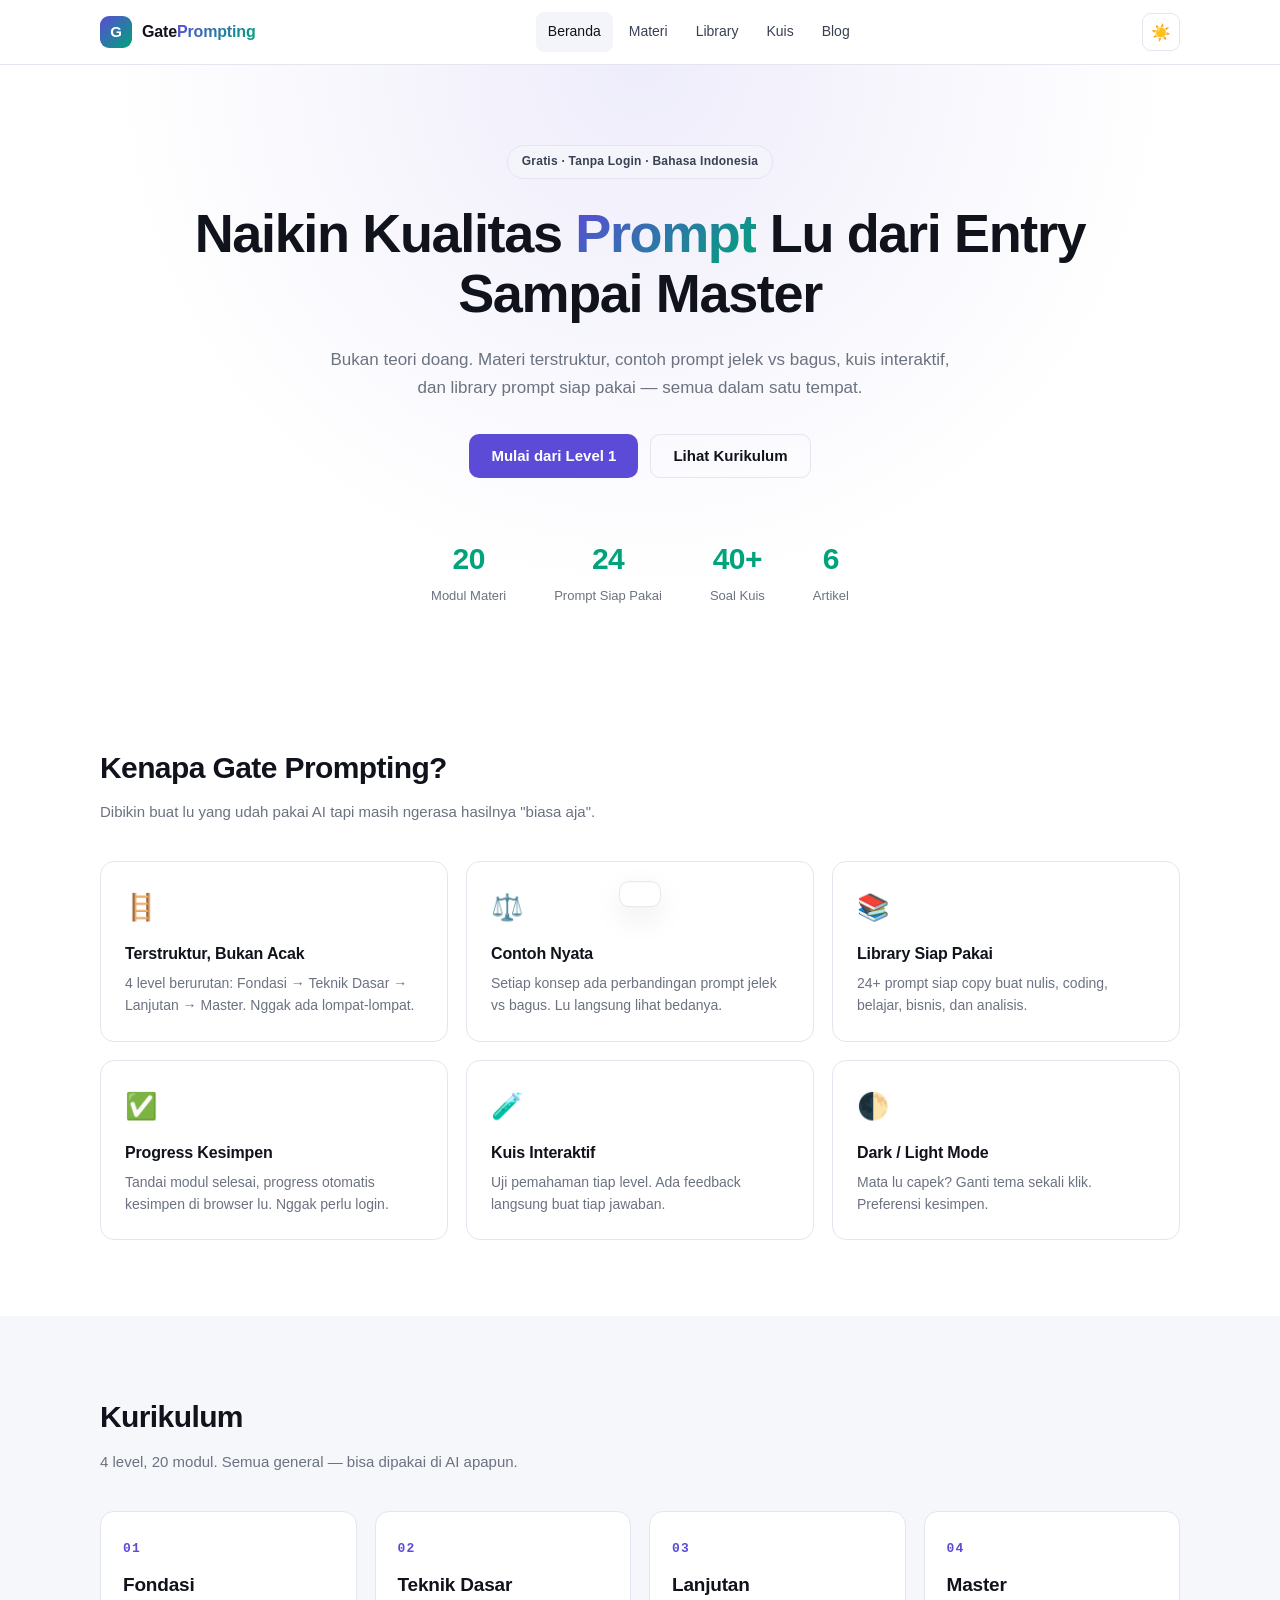
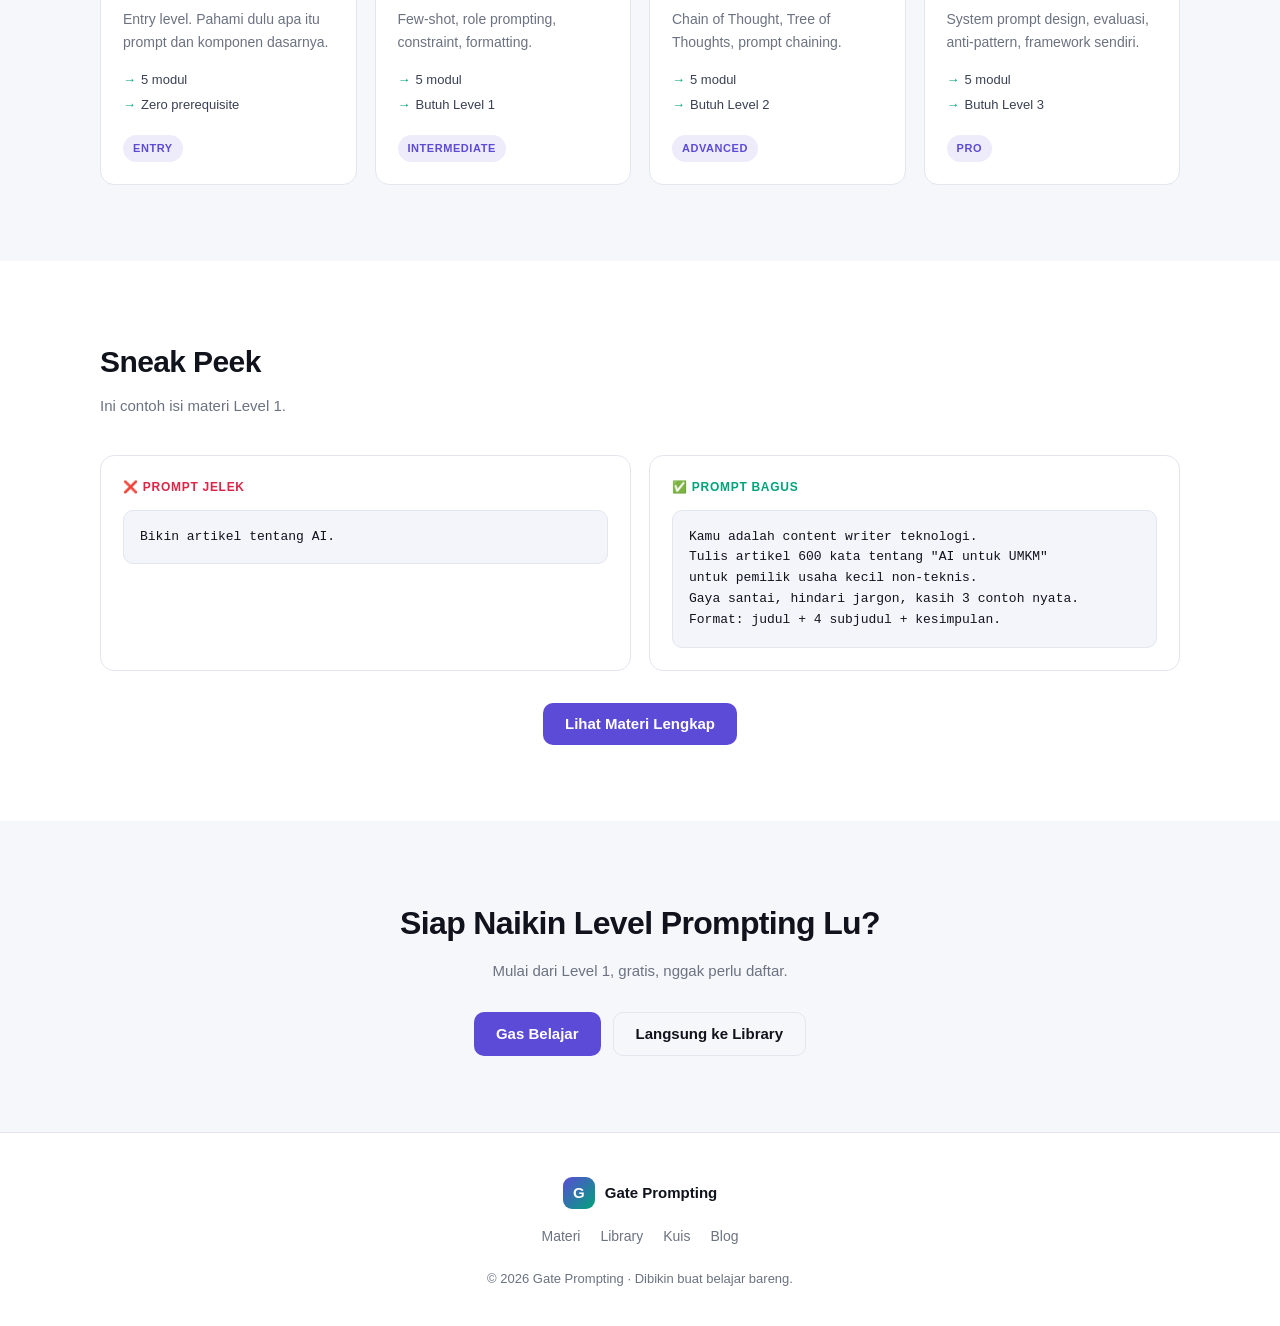
<file: index.html>
<!DOCTYPE html>
<html lang="id" data-theme="dark">
<head>
  <meta charset="UTF-8" />
  <meta name="viewport" content="width=device-width, initial-scale=1.0" />
  <meta name="description" content="Gate Prompting — Belajar prompting dari entry level sampai master. Materi terstruktur, contoh nyata, kuis interaktif, dan library prompt siap pakai." />
  <meta name="theme-color" content="#0b0f19" />
  <title>Gate Prompting — Dari Entry Sampai Master</title>
  <link rel="icon" href="assets/favicon.svg" type="image/svg+xml" />
  <link rel="stylesheet" href="css/style.css" />
</head>
<body>

  <!-- ===== Navbar ===== -->
  <header class="navbar">
    <div class="container nav-inner">
      <a href="index.html" class="logo">
        <span class="logo-mark">G</span>
        <span class="logo-text">Gate<span class="grad">Prompting</span></span>
      </a>
      <nav class="nav-links" id="navLinks">
        <a href="index.html">Beranda</a>
        <a href="materi.html">Materi</a>
        <a href="library.html">Library</a>
        <a href="quiz.html">Kuis</a>
        <a href="blog.html">Blog</a>
      </nav>
      <div class="nav-actions">
        <button class="icon-btn" id="themeToggle" aria-label="Ganti tema" title="Ganti tema">
          <span class="theme-icon">🌙</span>
        </button>
        <button class="nav-toggle" id="navToggle" aria-label="Buka menu">☰</button>
      </div>
    </div>
  </header>

  <!-- ===== Hero ===== -->
  <section class="hero">
    <div class="container hero-inner">
      <span class="badge">Gratis · Tanpa Login · Bahasa Indonesia</span>
      <h1>Naikin Kualitas <span class="grad">Prompt</span> Lu dari Entry Sampai Master</h1>
      <p class="lead">
        Bukan teori doang. Materi terstruktur, contoh prompt jelek vs bagus,
        kuis interaktif, dan library prompt siap pakai — semua dalam satu tempat.
      </p>
      <div class="hero-cta">
        <a href="materi.html" class="btn btn-primary">Mulai dari Level 1</a>
        <a href="#kurikulum" class="btn btn-ghost">Lihat Kurikulum</a>
      </div>

      <div class="stats" id="stats">
        <div><strong id="statMateri">20</strong><span>Modul Materi</span></div>
        <div><strong id="statLibrary">24</strong><span>Prompt Siap Pakai</span></div>
        <div><strong id="statQuiz">40+</strong><span>Soal Kuis</span></div>
        <div><strong id="statBlog">6</strong><span>Artikel</span></div>
      </div>
    </div>
  </section>

  <!-- ===== Progress Card (muncul kalau ada progress) ===== -->
  <section class="section section-progress" id="progressSection" hidden>
    <div class="container">
      <div class="progress-card">
        <div class="progress-info">
          <h3>Progress Belajar Lu</h3>
          <p id="progressText">0 dari 20 modul selesai</p>
        </div>
        <div class="progress-bar-lg">
          <div id="progressFill"></div>
        </div>
        <a href="materi.html" class="btn btn-primary">Lanjut Belajar</a>
      </div>
    </div>
  </section>

  <!-- ===== Kenapa Gate Prompting ===== -->
  <section class="section" id="kenapa">
    <div class="container">
      <h2 class="section-title">Kenapa Gate Prompting?</h2>
      <p class="section-sub">Dibikin buat lu yang udah pakai AI tapi masih ngerasa hasilnya "biasa aja".</p>
      <div class="grid grid-3">
        <div class="feature-card">
          <span class="feature-icon">🪜</span>
          <h3>Terstruktur, Bukan Acak</h3>
          <p>4 level berurutan: Fondasi → Teknik Dasar → Lanjutan → Master. Nggak ada lompat-lompat.</p>
        </div>
        <div class="feature-card">
          <span class="feature-icon">⚖️</span>
          <h3>Contoh Nyata</h3>
          <p>Setiap konsep ada perbandingan prompt jelek vs bagus. Lu langsung lihat bedanya.</p>
        </div>
        <div class="feature-card">
          <span class="feature-icon">📚</span>
          <h3>Library Siap Pakai</h3>
          <p>24+ prompt siap copy buat nulis, coding, belajar, bisnis, dan analisis.</p>
        </div>
        <div class="feature-card">
          <span class="feature-icon">✅</span>
          <h3>Progress Kesimpen</h3>
          <p>Tandai modul selesai, progress otomatis kesimpen di browser lu. Nggak perlu login.</p>
        </div>
        <div class="feature-card">
          <span class="feature-icon">🧪</span>
          <h3>Kuis Interaktif</h3>
          <p>Uji pemahaman tiap level. Ada feedback langsung buat tiap jawaban.</p>
        </div>
        <div class="feature-card">
          <span class="feature-icon">🌓</span>
          <h3>Dark / Light Mode</h3>
          <p>Mata lu capek? Ganti tema sekali klik. Preferensi kesimpen.</p>
        </div>
      </div>
    </div>
  </section>

  <!-- ===== Kurikulum ===== -->
  <section class="section section-alt" id="kurikulum">
    <div class="container">
      <h2 class="section-title">Kurikulum</h2>
      <p class="section-sub">4 level, 20 modul. Semua general — bisa dipakai di AI apapun.</p>

      <div class="level-grid">
        <a href="materi.html?level=1" class="level-card">
          <span class="level-num">01</span>
          <h3>Fondasi</h3>
          <p>Entry level. Pahami dulu apa itu prompt dan komponen dasarnya.</p>
          <ul>
            <li>5 modul</li>
            <li>Zero prerequisite</li>
          </ul>
          <span class="level-tag">Entry</span>
        </a>
        <a href="materi.html?level=2" class="level-card">
          <span class="level-num">02</span>
          <h3>Teknik Dasar</h3>
          <p>Few-shot, role prompting, constraint, formatting.</p>
          <ul>
            <li>5 modul</li>
            <li>Butuh Level 1</li>
          </ul>
          <span class="level-tag">Intermediate</span>
        </a>
        <a href="materi.html?level=3" class="level-card">
          <span class="level-num">03</span>
          <h3>Lanjutan</h3>
          <p>Chain of Thought, Tree of Thoughts, prompt chaining.</p>
          <ul>
            <li>5 modul</li>
            <li>Butuh Level 2</li>
          </ul>
          <span class="level-tag">Advanced</span>
        </a>
        <a href="materi.html?level=4" class="level-card">
          <span class="level-num">04</span>
          <h3>Master</h3>
          <p>System prompt design, evaluasi, anti-pattern, framework sendiri.</p>
          <ul>
            <li>5 modul</li>
            <li>Butuh Level 3</li>
          </ul>
          <span class="level-tag">Pro</span>
        </a>
      </div>
    </div>
  </section>

  <!-- ===== Preview Contoh ===== -->
  <section class="section" id="preview">
    <div class="container">
      <h2 class="section-title">Sneak Peek</h2>
      <p class="section-sub">Ini contoh isi materi Level 1.</p>

      <div class="contoh-box">
        <div class="contoh-side bad">
          <h4>❌ Prompt Jelek</h4>
          <pre>Bikin artikel tentang AI.</pre>
        </div>
        <div class="contoh-side good">
          <h4>✅ Prompt Bagus</h4>
          <pre>Kamu adalah content writer teknologi.
Tulis artikel 600 kata tentang "AI untuk UMKM"
untuk pemilik usaha kecil non-teknis.
Gaya santai, hindari jargon, kasih 3 contoh nyata.
Format: judul + 4 subjudul + kesimpulan.</pre>
        </div>
      </div>

      <div class="center-cta">
        <a href="materi.html" class="btn btn-primary">Lihat Materi Lengkap</a>
      </div>
    </div>
  </section>

  <!-- ===== CTA Akhir ===== -->
  <section class="section section-alt">
    <div class="container cta-final">
      <h2>Siap Naikin Level Prompting Lu?</h2>
      <p>Mulai dari Level 1, gratis, nggak perlu daftar.</p>
      <div class="hero-cta">
        <a href="materi.html" class="btn btn-primary">Gas Belajar</a>
        <a href="library.html" class="btn btn-ghost">Langsung ke Library</a>
      </div>
    </div>
  </section>

  <!-- ===== Footer ===== -->
  <footer class="footer">
    <div class="container footer-inner">
      <div class="footer-brand">
        <span class="logo-mark">G</span>
        <span>Gate Prompting</span>
      </div>
      <nav class="footer-links">
        <a href="materi.html">Materi</a>
        <a href="library.html">Library</a>
        <a href="quiz.html">Kuis</a>
        <a href="blog.html">Blog</a>
      </nav>
      <p class="muted">© <span id="year"></span> Gate Prompting · Dibikin buat belajar bareng.</p>
    </div>
  </footer>

  <!-- ===== Toast ===== -->
  <div class="toast" id="toast" role="status" aria-live="polite"></div>

  <script src="js/app.js"></script>
</body>
</html>
</file>
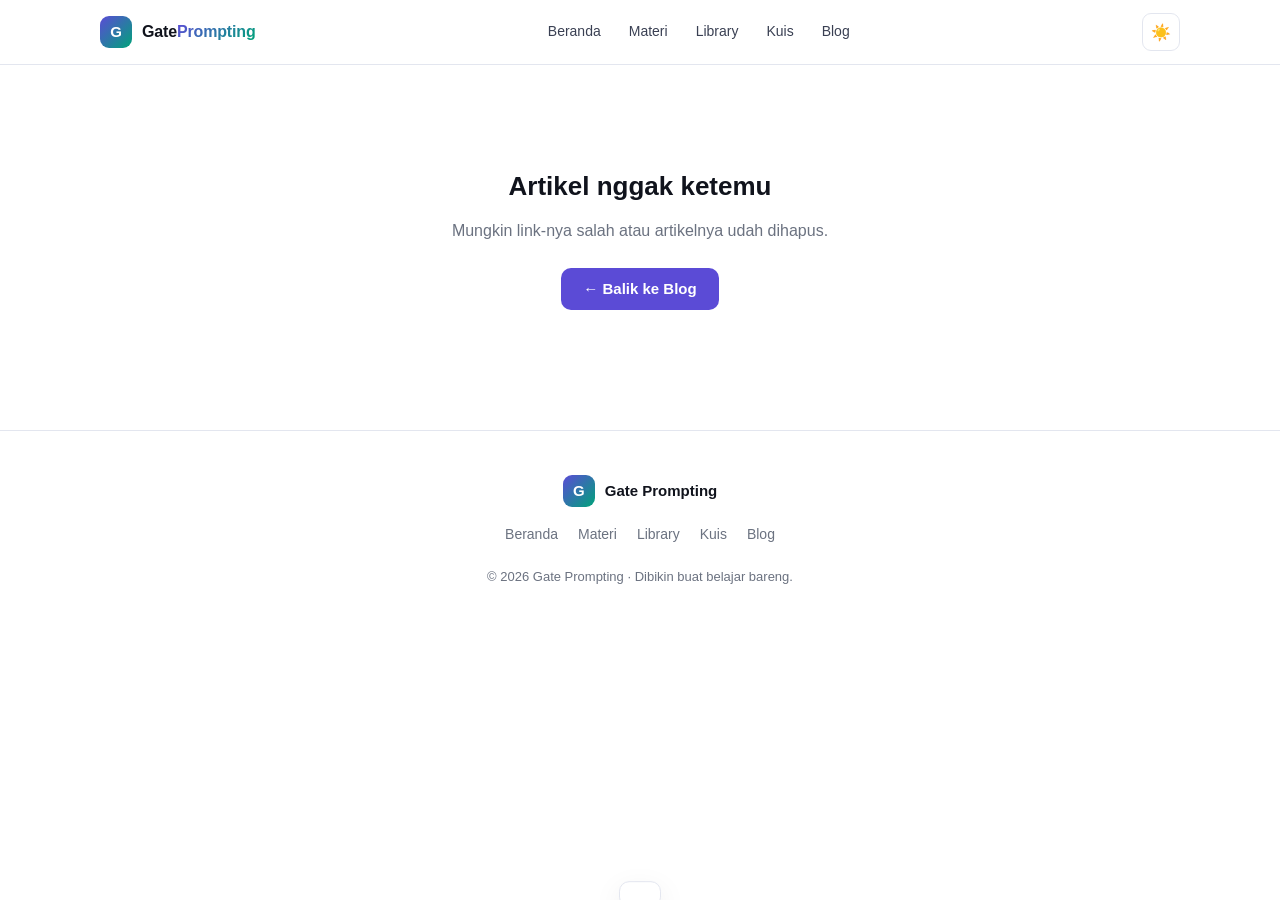
<file: blog-post.html>
<!DOCTYPE html>
<html lang="id" data-theme="dark">
<head>
  <meta charset="UTF-8" />
  <meta name="viewport" content="width=device-width, initial-scale=1.0" />
  <meta name="description" content="Artikel Gate Prompting." />
  <meta name="theme-color" content="#0b0f19" />
  <title>Artikel — Gate Prompting</title>
  <link rel="icon" href="assets/favicon.svg" type="image/svg+xml" />
  <link rel="stylesheet" href="css/style.css" />
</head>
<body class="page-blog-post">

  <!-- ===== Navbar ===== -->
  <header class="navbar">
    <div class="container nav-inner">
      <a href="index.html" class="logo">
        <span class="logo-mark">G</span>
        <span class="logo-text">Gate<span class="grad">Prompting</span></span>
      </a>
      <nav class="nav-links" id="navLinks">
        <a href="index.html">Beranda</a>
        <a href="materi.html">Materi</a>
        <a href="library.html">Library</a>
        <a href="quiz.html">Kuis</a>
        <a href="blog.html">Blog</a>
      </nav>
      <div class="nav-actions">
        <button class="icon-btn" id="themeToggle" aria-label="Ganti tema" title="Ganti tema">
          <span class="theme-icon">🌙</span>
        </button>
        <button class="nav-toggle" id="navToggle" aria-label="Buka menu">☰</button>
      </div>
    </div>
  </header>

  <!-- ===== Article ===== -->
  <article class="post-container container" id="postContainer">
    <p class="muted">Memuat artikel...</p>
  </article>

  <!-- ===== Footer ===== -->
  <footer class="footer">
    <div class="container footer-inner">
      <div class="footer-brand">
        <span class="logo-mark">G</span>
        <span>Gate Prompting</span>
      </div>
      <nav class="footer-links">
        <a href="index.html">Beranda</a>
        <a href="materi.html">Materi</a>
        <a href="library.html">Library</a>
        <a href="quiz.html">Kuis</a>
        <a href="blog.html">Blog</a>
      </nav>
      <p class="muted">© <span id="year"></span> Gate Prompting · Dibikin buat belajar bareng.</p>
    </div>
  </footer>

  <div class="toast" id="toast" role="status" aria-live="polite"></div>

  <script src="js/app.js"></script>
  <script src="js/data-blog.js"></script>
  <script src="js/blog.js"></script>
</body>
</html>
</file>
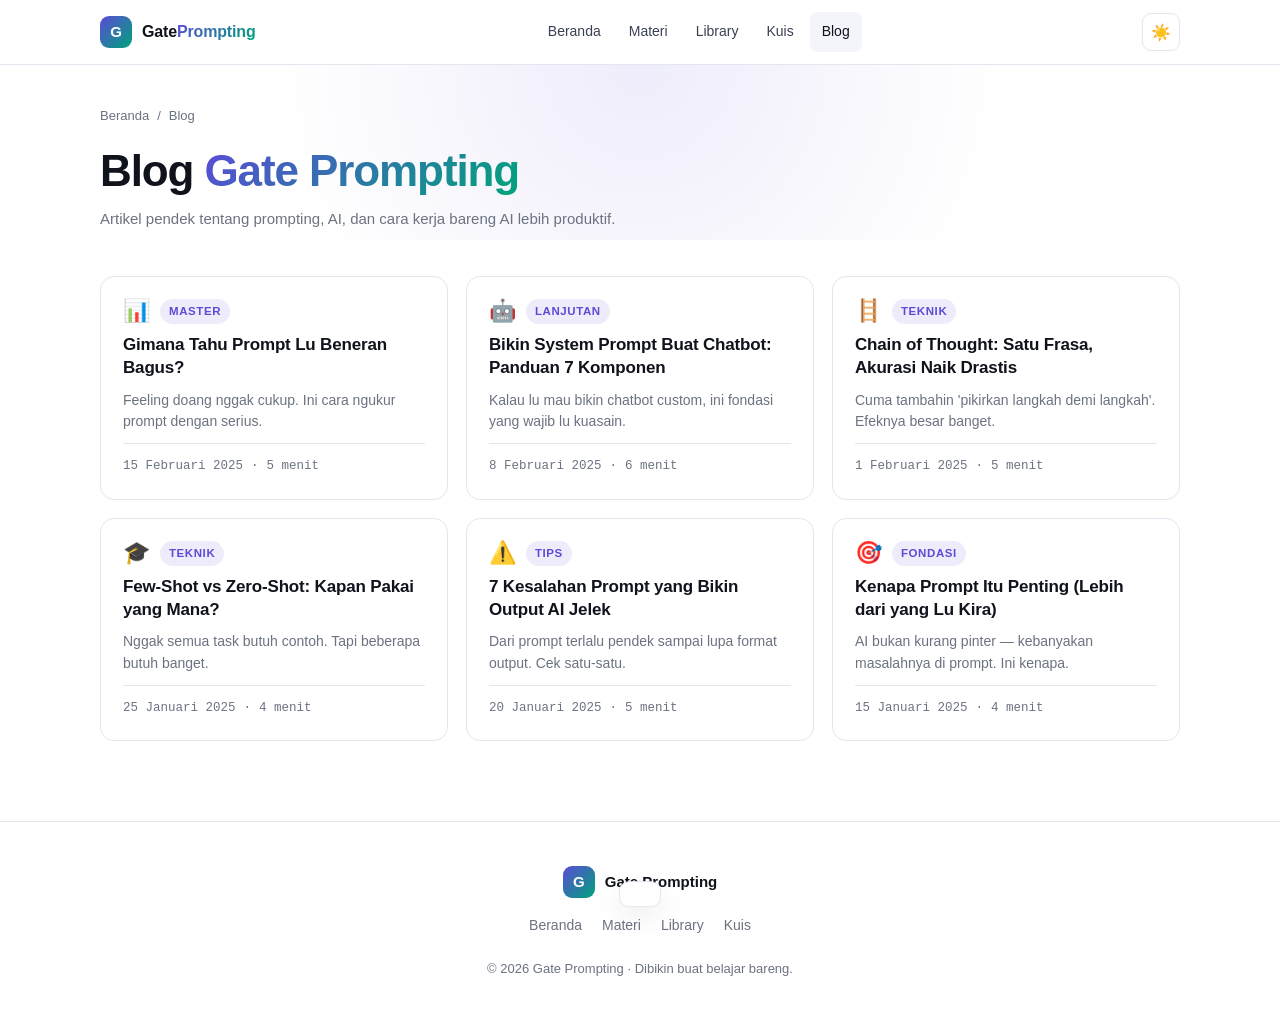
<file: blog.html>
<!DOCTYPE html>
<html lang="id" data-theme="dark">
<head>
  <meta charset="UTF-8" />
  <meta name="viewport" content="width=device-width, initial-scale=1.0" />
  <meta name="description" content="Blog Gate Prompting — artikel pendek tentang prompting, AI, dan produktivitas." />
  <meta name="theme-color" content="#0b0f19" />
  <title>Blog — Gate Prompting</title>
  <link rel="icon" href="assets/favicon.svg" type="image/svg+xml" />
  <link rel="stylesheet" href="css/style.css" />
</head>
<body class="page-blog">

  <!-- ===== Navbar ===== -->
  <header class="navbar">
    <div class="container nav-inner">
      <a href="index.html" class="logo">
        <span class="logo-mark">G</span>
        <span class="logo-text">Gate<span class="grad">Prompting</span></span>
      </a>
      <nav class="nav-links" id="navLinks">
        <a href="index.html">Beranda</a>
        <a href="materi.html">Materi</a>
        <a href="library.html">Library</a>
        <a href="quiz.html">Kuis</a>
        <a href="blog.html">Blog</a>
      </nav>
      <div class="nav-actions">
        <button class="icon-btn" id="themeToggle" aria-label="Ganti tema" title="Ganti tema">
          <span class="theme-icon">🌙</span>
        </button>
        <button class="nav-toggle" id="navToggle" aria-label="Buka menu">☰</button>
      </div>
    </div>
  </header>

  <!-- ===== Header ===== -->
  <section class="blog-header">
    <div class="container">
      <nav class="breadcrumb" aria-label="Breadcrumb">
        <a href="index.html">Beranda</a>
        <span>/</span>
        <span>Blog</span>
      </nav>
      <h1 class="blog-page-title">Blog <span class="grad">Gate Prompting</span></h1>
      <p class="blog-page-sub">
        Artikel pendek tentang prompting, AI, dan cara kerja bareng AI lebih produktif.
      </p>
    </div>
  </section>

  <!-- ===== List ===== -->
  <section class="section blog-section">
    <div class="container">
      <div class="blog-grid" id="blogGrid">
        <!-- rendered by JS -->
      </div>
    </div>
  </section>

  <!-- ===== Footer ===== -->
  <footer class="footer">
    <div class="container footer-inner">
      <div class="footer-brand">
        <span class="logo-mark">G</span>
        <span>Gate Prompting</span>
      </div>
      <nav class="footer-links">
        <a href="index.html">Beranda</a>
        <a href="materi.html">Materi</a>
        <a href="library.html">Library</a>
        <a href="quiz.html">Kuis</a>
      </nav>
      <p class="muted">© <span id="year"></span> Gate Prompting · Dibikin buat belajar bareng.</p>
    </div>
  </footer>

  <div class="toast" id="toast" role="status" aria-live="polite"></div>

  <script src="js/app.js"></script>
  <script src="js/data-blog.js"></script>
  <script src="js/blog.js"></script>
</body>
</html>
</file>
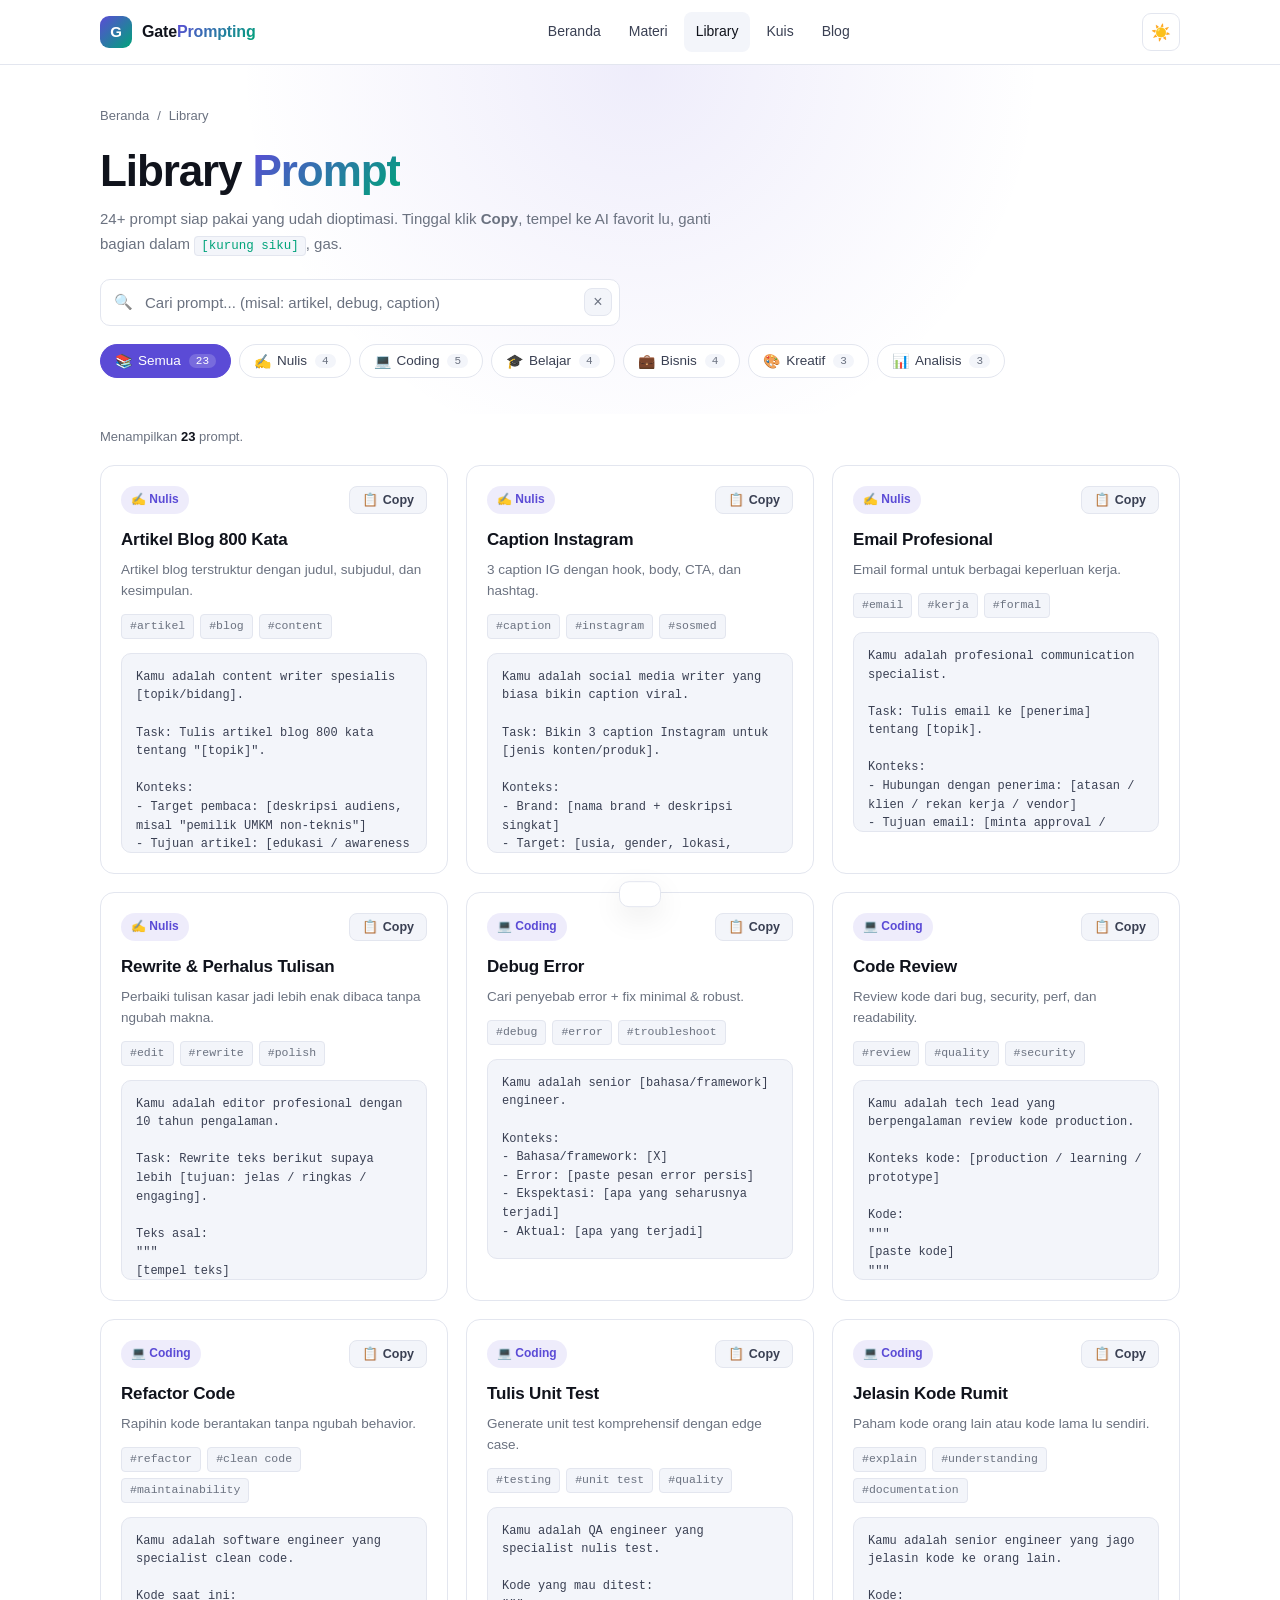
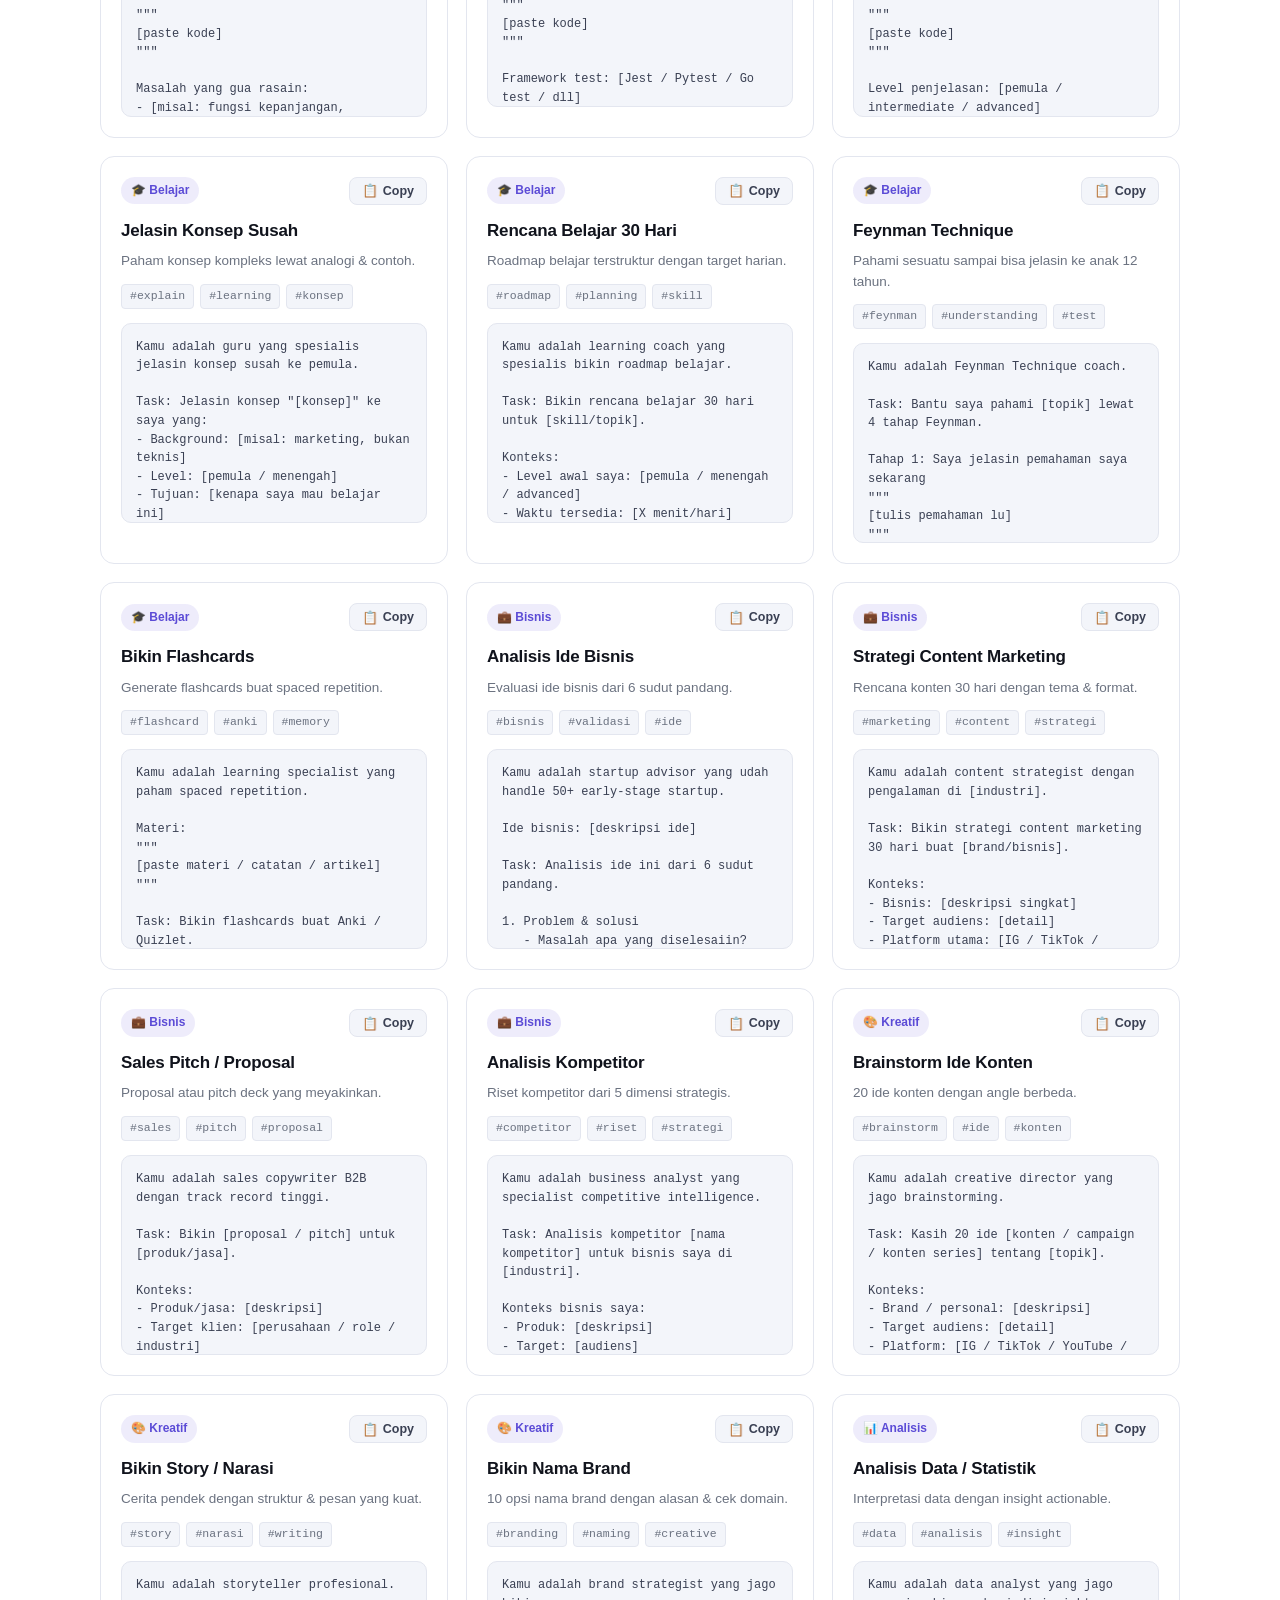
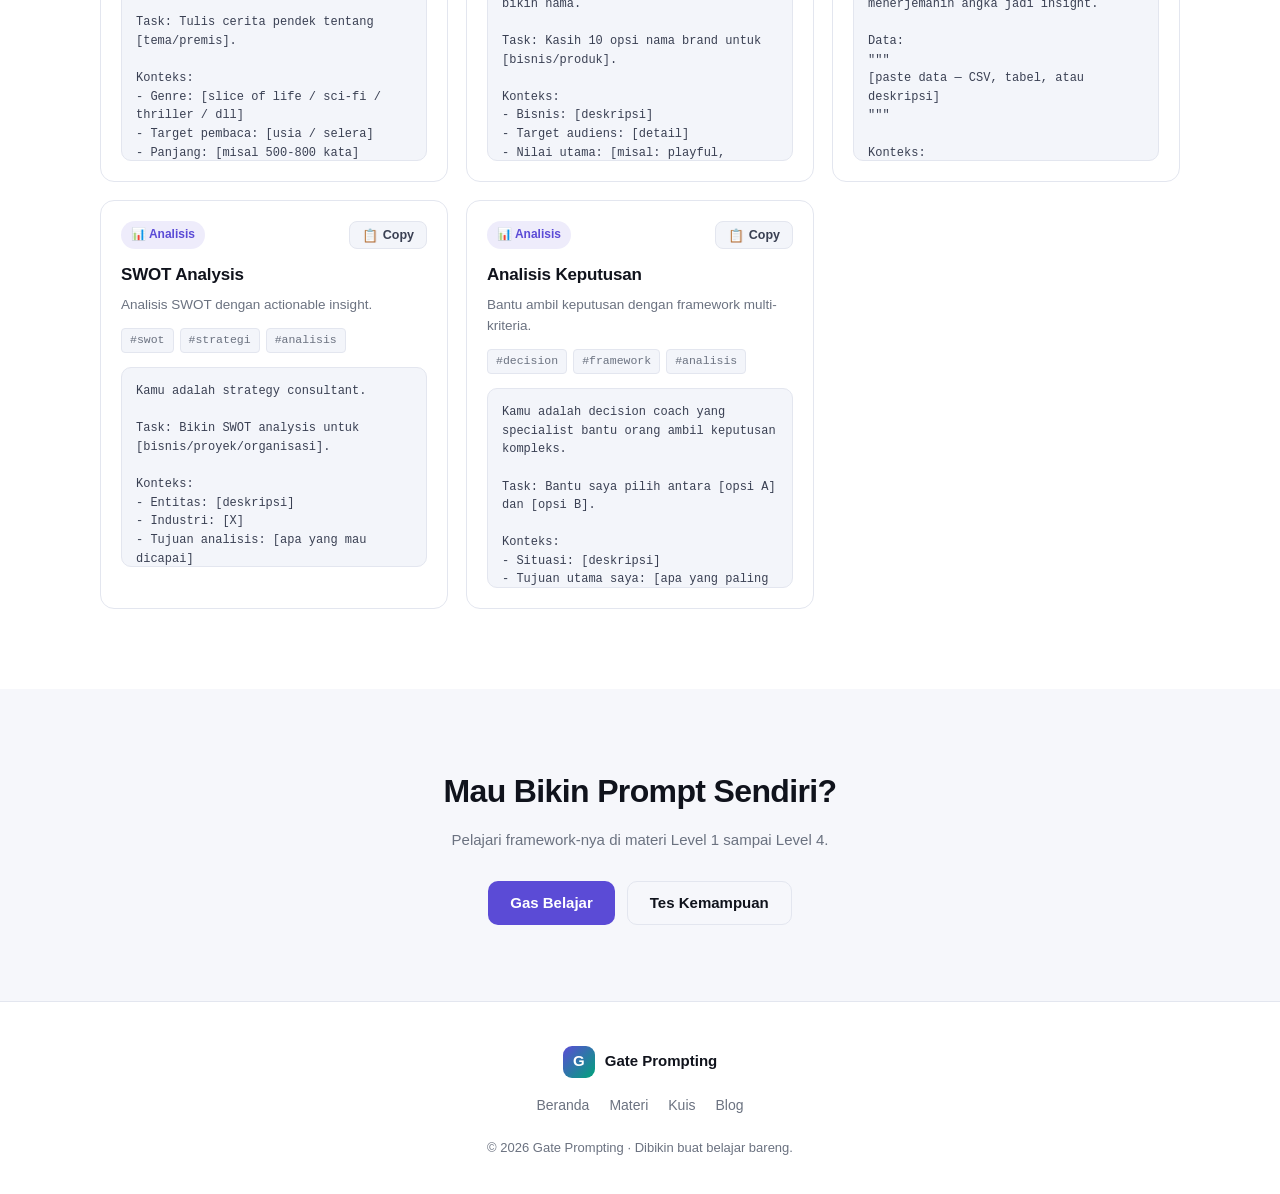
<file: library.html>
<!DOCTYPE html>
<html lang="id" data-theme="dark">
<head>
  <meta charset="UTF-8" />
  <meta name="viewport" content="width=device-width, initial-scale=1.0" />
  <meta name="description" content="Library prompt siap pakai — 24+ prompt untuk nulis, coding, belajar, bisnis, dan analisis. Tinggal copy & pakai." />
  <meta name="theme-color" content="#0b0f19" />
  <title>Library Prompt — Gate Prompting</title>
  <link rel="icon" href="assets/favicon.svg" type="image/svg+xml" />
  <link rel="stylesheet" href="css/style.css" />
</head>
<body class="page-library">

  <!-- ===== Navbar ===== -->
  <header class="navbar">
    <div class="container nav-inner">
      <a href="index.html" class="logo">
        <span class="logo-mark">G</span>
        <span class="logo-text">Gate<span class="grad">Prompting</span></span>
      </a>
      <nav class="nav-links" id="navLinks">
        <a href="index.html">Beranda</a>
        <a href="materi.html">Materi</a>
        <a href="library.html">Library</a>
        <a href="quiz.html">Kuis</a>
        <a href="blog.html">Blog</a>
      </nav>
      <div class="nav-actions">
        <button class="icon-btn" id="themeToggle" aria-label="Ganti tema" title="Ganti tema">
          <span class="theme-icon">🌙</span>
        </button>
        <button class="nav-toggle" id="navToggle" aria-label="Buka menu">☰</button>
      </div>
    </div>
  </header>

  <!-- ===== Header ===== -->
  <section class="library-header">
    <div class="container">
      <nav class="breadcrumb" aria-label="Breadcrumb">
        <a href="index.html">Beranda</a>
        <span>/</span>
        <span>Library</span>
      </nav>
      <h1 class="library-title">Library <span class="grad">Prompt</span></h1>
      <p class="library-sub">
        24+ prompt siap pakai yang udah dioptimasi. Tinggal klik <strong>Copy</strong>,
        tempel ke AI favorit lu, ganti bagian dalam <code>[kurung siku]</code>, gas.
      </p>

      <div class="library-search">
        <span class="search-icon">🔍</span>
        <input
          type="search"
          id="searchInput"
          placeholder="Cari prompt... (misal: artikel, debug, caption)"
          autocomplete="off"
          aria-label="Cari prompt"
        />
        <button class="search-clear" id="searchClear" hidden aria-label="Hapus pencarian">×</button>
      </div>

      <div class="library-filters" id="libraryFilters" role="tablist">
        <!-- rendered by JS -->
      </div>
    </div>
  </section>

  <!-- ===== Grid Prompt ===== -->
  <section class="section library-section">
    <div class="container">
      <div class="library-count" id="libraryCount">Memuat...</div>
      <div class="library-grid" id="libraryGrid">
        <!-- rendered by JS -->
      </div>
      <div class="library-empty" id="libraryEmpty" hidden>
        <span class="empty-icon">🔎</span>
        <h3>Nggak ketemu</h3>
        <p>Coba keyword lain atau ganti kategori.</p>
      </div>
    </div>
  </section>

  <!-- ===== CTA ===== -->
  <section class="section section-alt">
    <div class="container cta-final">
      <h2>Mau Bikin Prompt Sendiri?</h2>
      <p>Pelajari framework-nya di materi Level 1 sampai Level 4.</p>
      <div class="hero-cta">
        <a href="materi.html" class="btn btn-primary">Gas Belajar</a>
        <a href="quiz.html" class="btn btn-ghost">Tes Kemampuan</a>
      </div>
    </div>
  </section>

  <!-- ===== Footer ===== -->
  <footer class="footer">
    <div class="container footer-inner">
      <div class="footer-brand">
        <span class="logo-mark">G</span>
        <span>Gate Prompting</span>
      </div>
      <nav class="footer-links">
        <a href="index.html">Beranda</a>
        <a href="materi.html">Materi</a>
        <a href="quiz.html">Kuis</a>
        <a href="blog.html">Blog</a>
      </nav>
      <p class="muted">© <span id="year"></span> Gate Prompting · Dibikin buat belajar bareng.</p>
    </div>
  </footer>

  <div class="toast" id="toast" role="status" aria-live="polite"></div>

  <script src="js/app.js"></script>
  <script src="js/data-library.js"></script>
  <script src="js/library.js"></script>
</body>
</html>
</file>
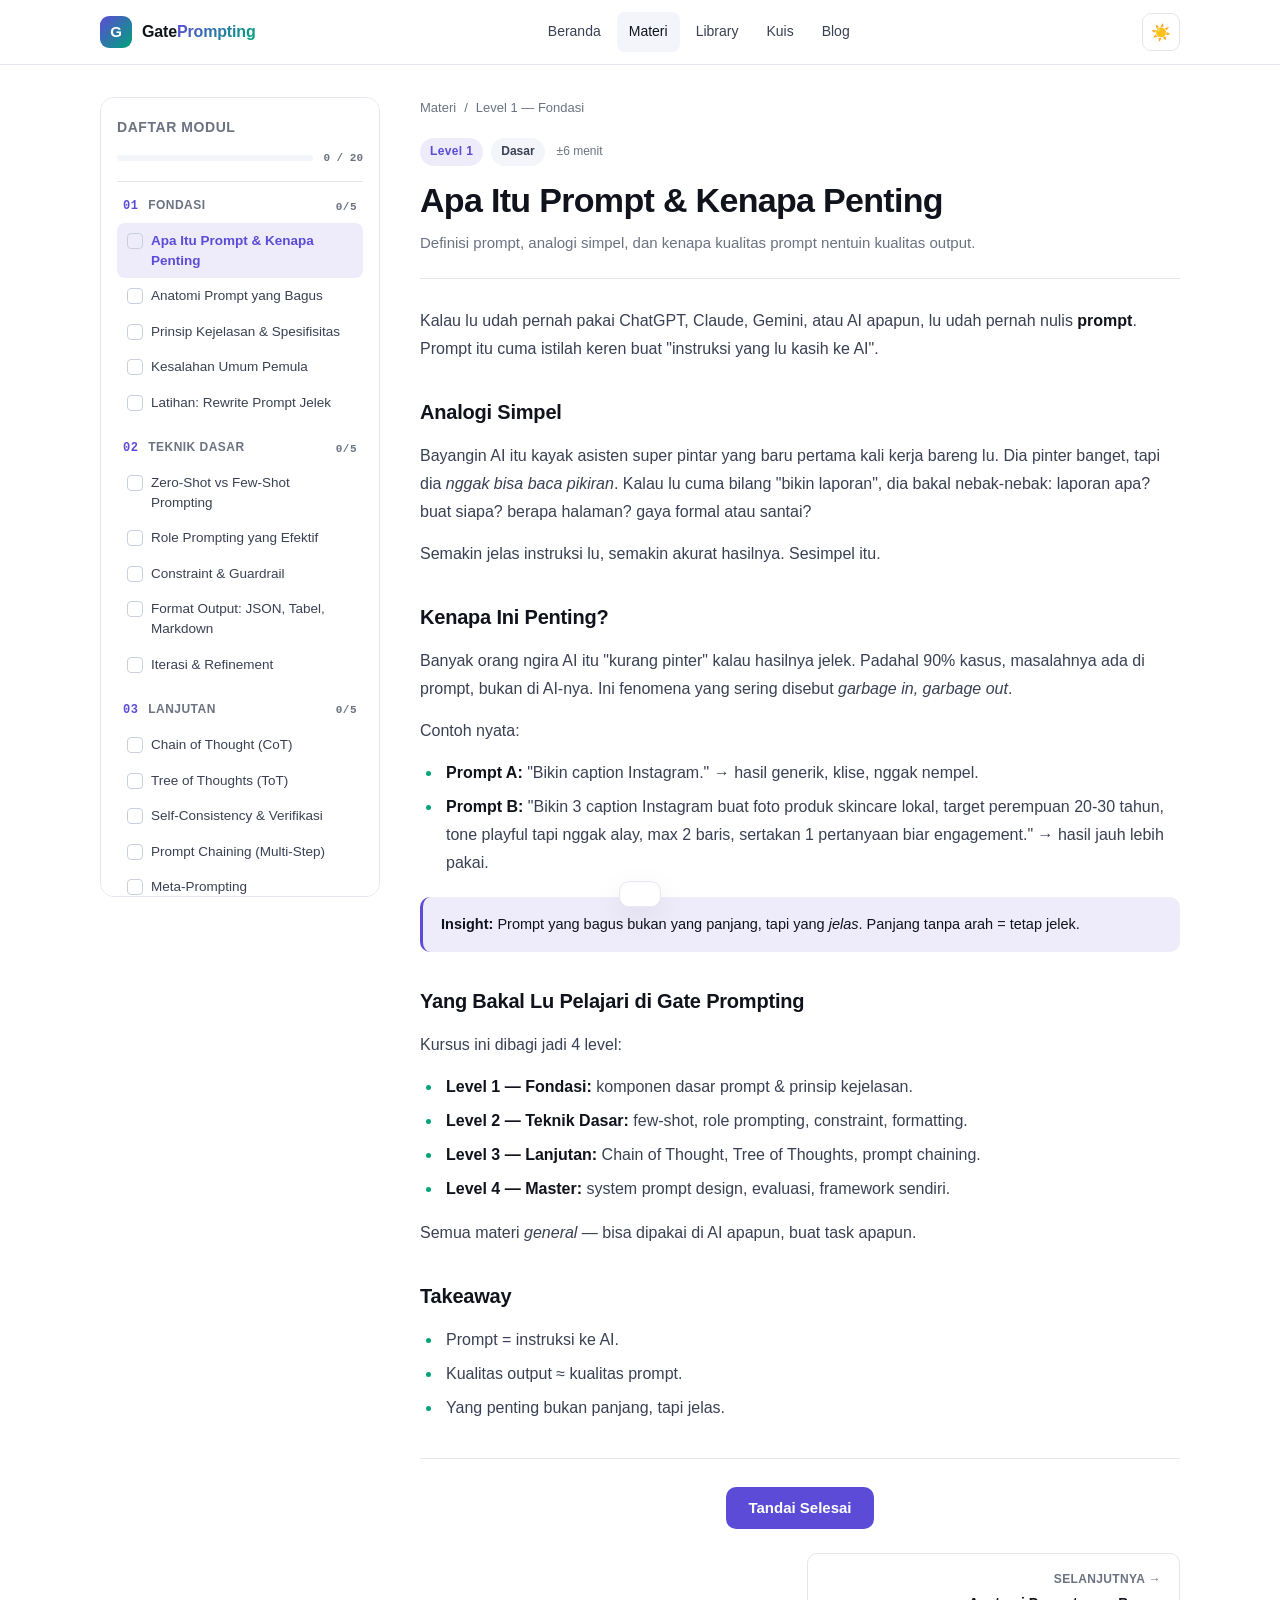
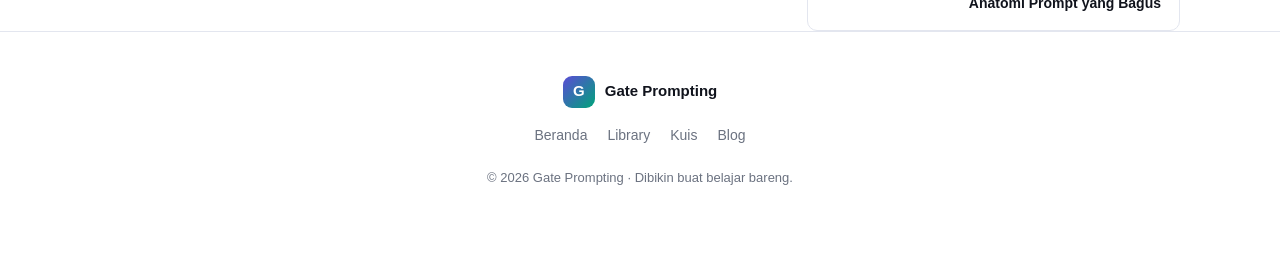
<file: materi.html>
<!DOCTYPE html>
<html lang="id" data-theme="dark">
<head>
  <meta charset="UTF-8" />
  <meta name="viewport" content="width=device-width, initial-scale=1.0" />
  <meta name="description" content="Materi Gate Prompting — 20 modul dari entry sampai master, dalam Bahasa Indonesia." />
  <meta name="theme-color" content="#0b0f19" />
  <title>Materi — Gate Prompting</title>
  <link rel="icon" href="assets/favicon.svg" type="image/svg+xml" />
  <link rel="stylesheet" href="css/style.css" />
</head>
<body class="page-materi">

  <!-- ===== Navbar ===== -->
  <header class="navbar">
    <div class="container nav-inner">
      <a href="index.html" class="logo">
        <span class="logo-mark">G</span>
        <span class="logo-text">Gate<span class="grad">Prompting</span></span>
      </a>
      <nav class="nav-links" id="navLinks">
        <a href="index.html">Beranda</a>
        <a href="materi.html">Materi</a>
        <a href="library.html">Library</a>
        <a href="quiz.html">Kuis</a>
        <a href="blog.html">Blog</a>
      </nav>
      <div class="nav-actions">
        <button class="icon-btn" id="themeToggle" aria-label="Ganti tema" title="Ganti tema">
          <span class="theme-icon">🌙</span>
        </button>
        <button class="nav-toggle" id="navToggle" aria-label="Buka menu">☰</button>
      </div>
    </div>
  </header>

  <!-- ===== Layout Materi ===== -->
  <div class="materi-layout container">

    <!-- Sidebar -->
    <aside class="materi-sidebar" id="materiSidebar">
      <div class="sidebar-head">
        <h2>Daftar Modul</h2>
        <div class="sidebar-progress">
          <div class="sidebar-progress-bar"><div id="sidebarProgressFill"></div></div>
          <span id="sidebarProgressText">0 / 20</span>
        </div>
      </div>
      <nav class="sidebar-nav" id="sidebarNav"><!-- rendered by JS --></nav>
      <div class="sidebar-foot">
        <button class="btn btn-ghost btn-sm" id="resetProgressBtn">Reset Progress</button>
      </div>
    </aside>

    <!-- Main -->
    <main class="materi-main" id="materiMain">
      <!-- Rendered by JS -->
    </main>

    <!-- Mobile sidebar toggle -->
    <button class="sidebar-toggle" id="sidebarToggle" aria-label="Buka daftar modul">☰ Daftar</button>

  </div>

  <!-- ===== Footer ===== -->
  <footer class="footer">
    <div class="container footer-inner">
      <div class="footer-brand">
        <span class="logo-mark">G</span>
        <span>Gate Prompting</span>
      </div>
      <nav class="footer-links">
        <a href="index.html">Beranda</a>
        <a href="library.html">Library</a>
        <a href="quiz.html">Kuis</a>
        <a href="blog.html">Blog</a>
      </nav>
      <p class="muted">© <span id="year"></span> Gate Prompting · Dibikin buat belajar bareng.</p>
    </div>
  </footer>

  <div class="toast" id="toast" role="status" aria-live="polite"></div>

  <script src="js/app.js"></script>
  <script src="js/data-materi.js"></script>
  <script src="js/materi.js"></script>
</body>
</html>
</file>
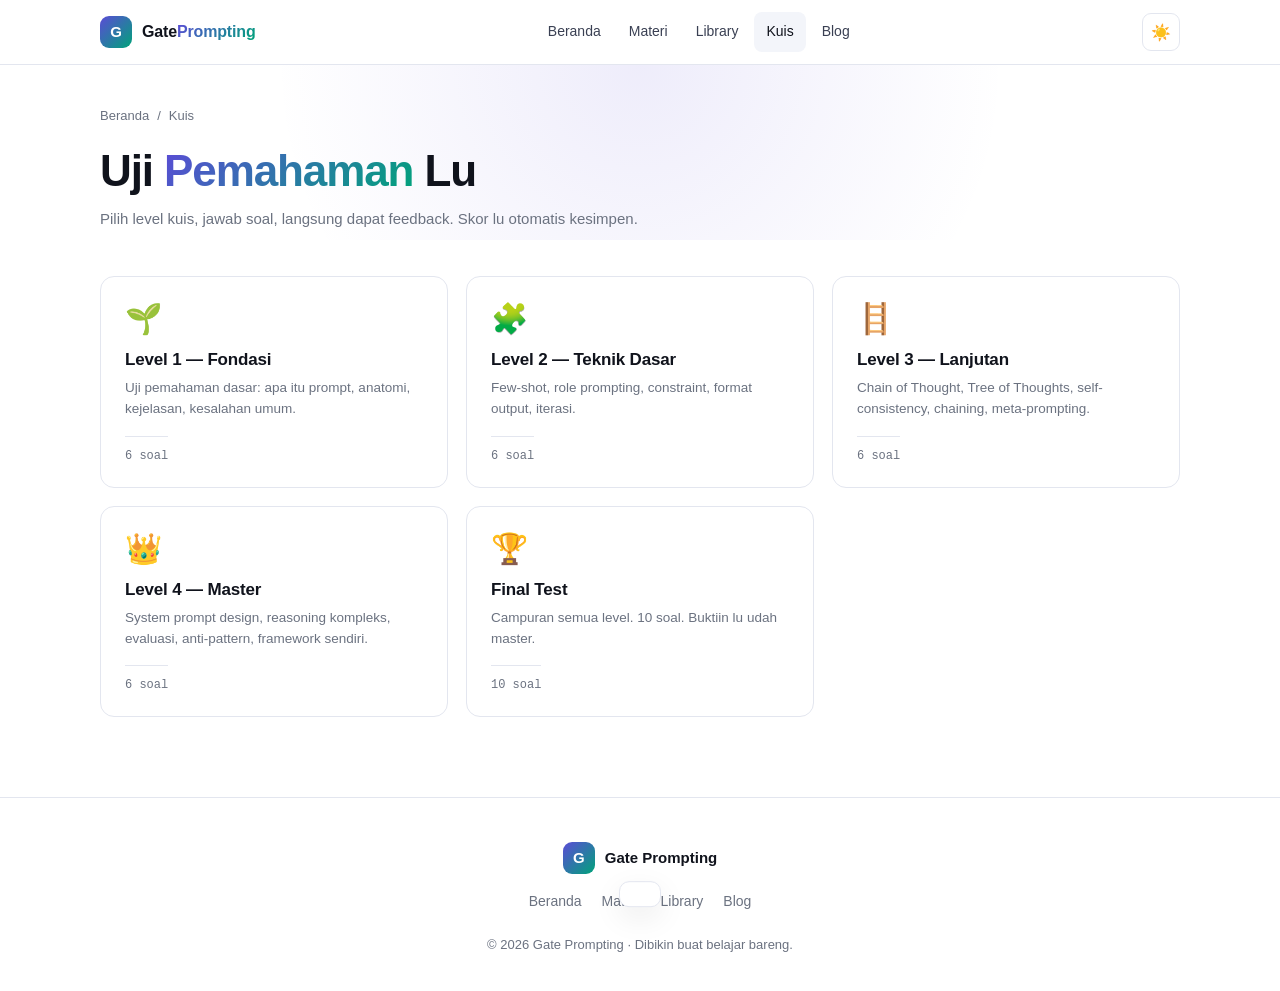
<file: quiz.html>
<!DOCTYPE html>
<html lang="id" data-theme="dark">
<head>
  <meta charset="UTF-8" />
  <meta name="viewport" content="width=device-width, initial-scale=1.0" />
  <meta name="description" content="Kuis interaktif Gate Prompting — uji pemahaman tiap level materi." />
  <meta name="theme-color" content="#0b0f19" />
  <title>Kuis — Gate Prompting</title>
  <link rel="icon" href="assets/favicon.svg" type="image/svg+xml" />
  <link rel="stylesheet" href="css/style.css" />
</head>
<body class="page-quiz">

  <!-- ===== Navbar ===== -->
  <header class="navbar">
    <div class="container nav-inner">
      <a href="index.html" class="logo">
        <span class="logo-mark">G</span>
        <span class="logo-text">Gate<span class="grad">Prompting</span></span>
      </a>
      <nav class="nav-links" id="navLinks">
        <a href="index.html">Beranda</a>
        <a href="materi.html">Materi</a>
        <a href="library.html">Library</a>
        <a href="quiz.html">Kuis</a>
        <a href="blog.html">Blog</a>
      </nav>
      <div class="nav-actions">
        <button class="icon-btn" id="themeToggle" aria-label="Ganti tema" title="Ganti tema">
          <span class="theme-icon">🌙</span>
        </button>
        <button class="nav-toggle" id="navToggle" aria-label="Buka menu">☰</button>
      </div>
    </div>
  </header>

  <!-- ===== Header ===== -->
  <section class="quiz-header-section">
    <div class="container">
      <nav class="breadcrumb" aria-label="Breadcrumb">
        <a href="index.html">Beranda</a>
        <span>/</span>
        <span>Kuis</span>
      </nav>
      <h1 class="quiz-page-title">Uji <span class="grad">Pemahaman</span> Lu</h1>
      <p class="quiz-page-sub">
        Pilih level kuis, jawab soal, langsung dapat feedback. Skor lu otomatis kesimpen.
      </p>
    </div>
  </section>

  <!-- ===== Quiz Picker ===== -->
  <section class="section quiz-picker-section" id="quizPickerSection">
    <div class="container">
      <div class="quiz-picker-grid" id="quizPickerGrid"></div>
    </div>
  </section>

  <!-- ===== Quiz Runner ===== -->
  <section class="section quiz-runner-section" id="quizRunnerSection" hidden>
    <div class="container">
      <div class="quiz-runner" id="quizRunner">

        <div class="quiz-runner-head">
          <div class="quiz-runner-meta">
            <span class="quiz-runner-label" id="quizRunnerLabel">Level 1 — Fondasi</span>
            <span class="quiz-runner-progress" id="quizRunnerProgress">Soal 1 / 6</span>
          </div>
          <button class="btn btn-ghost btn-sm" id="quizQuitBtn">Keluar</button>
        </div>

        <div class="quiz-progress-bar">
          <div id="quizProgressFill"></div>
        </div>

        <div class="quiz-question-block">
          <h2 class="quiz-question" id="quizQuestion">Memuat soal...</h2>
          <div class="quiz-options" id="quizOptions"></div>
        </div>

        <div class="quiz-feedback" id="quizFeedback" hidden></div>

        <div class="quiz-runner-actions">
          <button class="btn btn-primary" id="quizNextBtn" disabled>Lanjut →</button>
        </div>
      </div>

      <!-- Result -->
      <div class="quiz-result" id="quizResult" hidden>
        <span class="quiz-result-emoji" id="quizResultEmoji">🎉</span>
        <h2 id="quizResultTitle">Selesai!</h2>
        <div class="quiz-result-score" id="quizResultScore">0 / 0</div>
        <p class="quiz-result-msg" id="quizResultMsg"></p>

        <div class="quiz-result-review" id="quizResultReview"></div>

        <div class="quiz-result-actions">
          <button class="btn btn-primary" id="quizRetryBtn">Ulangi Kuis Ini</button>
          <button class="btn btn-ghost" id="quizBackBtn">Pilih Level Lain</button>
        </div>
      </div>
    </div>
  </section>

  <!-- ===== Footer ===== -->
  <footer class="footer">
    <div class="container footer-inner">
      <div class="footer-brand">
        <span class="logo-mark">G</span>
        <span>Gate Prompting</span>
      </div>
      <nav class="footer-links">
        <a href="index.html">Beranda</a>
        <a href="materi.html">Materi</a>
        <a href="library.html">Library</a>
        <a href="blog.html">Blog</a>
      </nav>
      <p class="muted">© <span id="year"></span> Gate Prompting · Dibikin buat belajar bareng.</p>
    </div>
  </footer>

  <div class="toast" id="toast" role="status" aria-live="polite"></div>

  <script src="js/app.js"></script>
  <script src="js/data-quiz.js"></script>
  <script src="js/quiz.js"></script>
</body>
</html>
</file>
<file: css/style.css>
/* =========================================================
   Gate Prompting — Design System
   ========================================================= */

/* ---------- Reset ---------- */
*, *::before, *::after {
  box-sizing: border-box;
  margin: 0;
  padding: 0;
}

/* ---------- Theme Tokens ---------- */
:root {
  --radius: 14px;
  --radius-sm: 10px;
  --shadow: 0 10px 30px rgba(0, 0, 0, .35);
  --shadow-sm: 0 4px 12px rgba(0, 0, 0, .25);
  --transition: .2s ease;
  --max-w: 1120px;
  --font-sans: -apple-system, BlinkMacSystemFont, "Segoe UI", Roboto,
    "Helvetica Neue", Arial, "Noto Sans", sans-serif;
  --font-mono: ui-monospace, SFMono-Regular, "SF Mono", Menlo,
    Consolas, "Liberation Mono", monospace;
}

/* Dark (default) */
html[data-theme="dark"] {
  --bg: #0b0f19;
  --bg-alt: #0f1422;
  --surface: #151b2c;
  --surface-2: #1a2135;
  --border: #232b40;
  --border-hover: #33405e;
  --text: #e6e9f2;
  --text-soft: #b6bccd;
  --muted: #8b93a7;
  --primary: #6d5efc;
  --primary-hover: #5a4be0;
  --primary-soft: rgba(109, 94, 252, .14);
  --accent: #00d4a0;
  --accent-soft: rgba(0, 212, 160, .14);
  --danger: #ff5c7a;
  --danger-soft: rgba(255, 92, 122, .14);
  --warning: #ffb454;
  --code-bg: #0a0e18;
}

/* Light */
html[data-theme="light"] {
  --bg: #ffffff;
  --bg-alt: #f6f7fb;
  --surface: #ffffff;
  --surface-2: #f3f5fa;
  --border: #e3e6ef;
  --border-hover: #c9cfe0;
  --text: #10131c;
  --text-soft: #3a4053;
  --muted: #6b7280;
  --primary: #5b4bd6;
  --primary-hover: #4a3cc0;
  --primary-soft: rgba(91, 75, 214, .10);
  --accent: #00a37a;
  --accent-soft: rgba(0, 163, 122, .12);
  --danger: #dc2648;
  --danger-soft: rgba(220, 38, 72, .10);
  --warning: #d97706;
  --code-bg: #f3f5fa;
  --shadow: 0 10px 30px rgba(16, 19, 28, .08);
  --shadow-sm: 0 4px 12px rgba(16, 19, 28, .06);
}

/* ---------- Base ---------- */
html { scroll-behavior: smooth; }

body {
  font-family: var(--font-sans);
  background: var(--bg);
  color: var(--text);
  line-height: 1.65;
  font-size: 16px;
  -webkit-font-smoothing: antialiased;
  -moz-osx-font-smoothing: grayscale;
  transition: background var(--transition), color var(--transition);
}

a { color: inherit; text-decoration: none; }
img, svg { display: block; max-width: 100%; }
button { font-family: inherit; }

.container {
  max-width: var(--max-w);
  margin: 0 auto;
  padding: 0 20px;
}

/* ---------- Navbar ---------- */
.navbar {
  position: sticky;
  top: 0;
  z-index: 100;
  background: color-mix(in srgb, var(--bg) 85%, transparent);
  backdrop-filter: blur(12px);
  -webkit-backdrop-filter: blur(12px);
  border-bottom: 1px solid var(--border);
}

.nav-inner {
  display: flex;
  align-items: center;
  justify-content: space-between;
  height: 64px;
  gap: 16px;
}

.logo {
  display: flex;
  align-items: center;
  gap: 10px;
  font-weight: 800;
  font-size: 16px;
  letter-spacing: -.01em;
}

.logo-mark {
  display: grid;
  place-items: center;
  width: 32px;
  height: 32px;
  border-radius: 9px;
  background: linear-gradient(135deg, var(--primary), var(--accent));
  color: #fff;
  font-weight: 800;
  font-size: 15px;
  flex-shrink: 0;
}

.grad {
  background: linear-gradient(135deg, var(--primary), var(--accent));
  -webkit-background-clip: text;
  background-clip: text;
  color: transparent;
}

.nav-links {
  display: flex;
  gap: 4px;
  align-items: center;
}

.nav-links a {
  color: var(--text-soft);
  font-size: 14px;
  font-weight: 500;
  padding: 8px 12px;
  border-radius: 8px;
  transition: color var(--transition), background var(--transition);
}

.nav-links a:hover,
.nav-links a.active {
  color: var(--text);
  background: var(--surface-2);
}

.nav-actions {
  display: flex;
  align-items: center;
  gap: 8px;
}

.icon-btn {
  width: 38px;
  height: 38px;
  display: grid;
  place-items: center;
  background: transparent;
  border: 1px solid var(--border);
  border-radius: 9px;
  color: var(--text);
  cursor: pointer;
  font-size: 16px;
  transition: border-color var(--transition), background var(--transition);
}

.icon-btn:hover {
  border-color: var(--primary);
  background: var(--primary-soft);
}

.nav-toggle {
  display: none;
  width: 38px;
  height: 38px;
  background: transparent;
  border: 1px solid var(--border);
  border-radius: 9px;
  color: var(--text);
  cursor: pointer;
  font-size: 18px;
}

/* ---------- Buttons ---------- */
.btn {
  display: inline-flex;
  align-items: center;
  justify-content: center;
  gap: 8px;
  padding: 12px 22px;
  border-radius: var(--radius-sm);
  font-weight: 600;
  font-size: 15px;
  cursor: pointer;
  border: none;
  transition: transform var(--transition), background var(--transition),
    border-color var(--transition), color var(--transition);
  text-align: center;
  line-height: 1.2;
}

.btn:hover { transform: translateY(-1px); }
.btn:active { transform: translateY(0); }

.btn-primary {
  background: var(--primary);
  color: #fff;
}
.btn-primary:hover { background: var(--primary-hover); }

.btn-ghost {
  background: transparent;
  color: var(--text);
  border: 1px solid var(--border);
}
.btn-ghost:hover { border-color: var(--primary); color: var(--primary); }

.btn-sm { padding: 8px 14px; font-size: 13px; }
.btn:disabled { opacity: .45; cursor: not-allowed; transform: none; }

/* ---------- Hero ---------- */
.hero {
  padding: 80px 0 60px;
  text-align: center;
  position: relative;
  overflow: hidden;
}

.hero::before {
  content: "";
  position: absolute;
  inset: 0;
  background: radial-gradient(circle at 50% 0%, var(--primary-soft), transparent 60%);
  pointer-events: none;
  z-index: -1;
}

.hero-inner { position: relative; }

.badge {
  display: inline-block;
  padding: 6px 14px;
  font-size: 12px;
  font-weight: 600;
  letter-spacing: .02em;
  border-radius: 20px;
  background: var(--surface-2);
  border: 1px solid var(--border);
  color: var(--text-soft);
  margin-bottom: 24px;
}

.hero h1 {
  font-size: clamp(30px, 5.5vw, 54px);
  line-height: 1.12;
  letter-spacing: -.025em;
  font-weight: 800;
  max-width: 900px;
  margin: 0 auto;
}

.lead {
  color: var(--muted);
  max-width: 640px;
  margin: 22px auto 32px;
  font-size: clamp(15px, 1.5vw, 17px);
}

.hero-cta {
  display: flex;
  gap: 12px;
  justify-content: center;
  flex-wrap: wrap;
}

/* ---------- Stats ---------- */
.stats {
  display: flex;
  gap: 48px;
  justify-content: center;
  margin-top: 56px;
  flex-wrap: wrap;
}

.stats > div {
  display: flex;
  flex-direction: column;
  align-items: center;
}

.stats strong {
  font-size: 30px;
  font-weight: 800;
  color: var(--accent);
  letter-spacing: -.02em;
}

.stats span {
  font-size: 13px;
  color: var(--muted);
  margin-top: 2px;
}

/* ---------- Section ---------- */
.section { padding: 76px 0; }
.section-alt { background: var(--bg-alt); }

.section-title {
  font-size: clamp(22px, 3vw, 30px);
  font-weight: 800;
  letter-spacing: -.02em;
  margin-bottom: 8px;
}

.section-sub {
  color: var(--muted);
  margin-bottom: 36px;
  font-size: 15px;
}

/* ---------- Grid ---------- */
.grid {
  display: grid;
  grid-template-columns: repeat(auto-fill, minmax(260px, 1fr));
  gap: 18px;
}

.grid-3 {
  grid-template-columns: repeat(auto-fill, minmax(280px, 1fr));
}

/* ---------- Feature Card ---------- */
.feature-card {
  background: var(--surface);
  border: 1px solid var(--border);
  border-radius: var(--radius);
  padding: 24px;
  transition: border-color var(--transition), transform var(--transition);
}

.feature-card:hover {
  border-color: var(--border-hover);
  transform: translateY(-3px);
}

.feature-icon {
  font-size: 26px;
  display: block;
  margin-bottom: 12px;
}

.feature-card h3 {
  font-size: 16px;
  font-weight: 700;
  margin-bottom: 6px;
  letter-spacing: -.01em;
}

.feature-card p {
  color: var(--muted);
  font-size: 14px;
  line-height: 1.55;
}

/* ---------- Level Cards ---------- */
.level-grid {
  display: grid;
  grid-template-columns: repeat(auto-fill, minmax(240px, 1fr));
  gap: 18px;
}

.level-card {
  position: relative;
  background: var(--surface);
  border: 1px solid var(--border);
  border-radius: var(--radius);
  padding: 26px 22px 22px;
  transition: border-color var(--transition), transform var(--transition);
  display: flex;
  flex-direction: column;
}

.level-card:hover {
  border-color: var(--primary);
  transform: translateY(-4px);
}

.level-num {
  font-family: var(--font-mono);
  font-size: 13px;
  font-weight: 700;
  color: var(--primary);
  letter-spacing: .1em;
  margin-bottom: 10px;
}

.level-card h3 {
  font-size: 19px;
  font-weight: 800;
  margin-bottom: 8px;
  letter-spacing: -.01em;
}

.level-card p {
  color: var(--muted);
  font-size: 14px;
  margin-bottom: 14px;
}

.level-card ul {
  list-style: none;
  margin-bottom: 16px;
  font-size: 13px;
  color: var(--text-soft);
}

.level-card ul li {
  padding-left: 18px;
  position: relative;
  margin-bottom: 4px;
}

.level-card ul li::before {
  content: "→";
  position: absolute;
  left: 0;
  color: var(--accent);
  font-weight: 700;
}

.level-tag {
  display: inline-block;
  align-self: flex-start;
  font-size: 11px;
  font-weight: 700;
  letter-spacing: .05em;
  text-transform: uppercase;
  padding: 4px 10px;
  border-radius: 20px;
  background: var(--primary-soft);
  color: var(--primary);
  margin-top: auto;
}

/* ---------- Contoh Box ---------- */
.contoh-box {
  display: grid;
  grid-template-columns: 1fr 1fr;
  gap: 18px;
  margin-bottom: 32px;
}

.contoh-side {
  background: var(--surface);
  border: 1px solid var(--border);
  border-radius: var(--radius);
  padding: 22px;
}

.contoh-side h4 {
  font-size: 12px;
  font-weight: 700;
  letter-spacing: .06em;
  text-transform: uppercase;
  margin-bottom: 12px;
}

.contoh-side.bad h4 { color: var(--danger); }
.contoh-side.good h4 { color: var(--accent); }

.contoh-side pre {
  background: var(--code-bg);
  padding: 16px;
  border-radius: var(--radius-sm);
  font-family: var(--font-mono);
  font-size: 13px;
  line-height: 1.6;
  white-space: pre-wrap;
  word-break: break-word;
  color: var(--text);
  border: 1px solid var(--border);
  margin: 0;
}

.contoh-side .why {
  margin-top: 12px;
  font-size: 13px;
  color: var(--muted);
  line-height: 1.55;
}

.center-cta {
  text-align: center;
  margin-top: 32px;
}

/* ---------- Progress Card ---------- */
.section-progress { padding: 24px 0 0; }

.progress-card {
  display: flex;
  align-items: center;
  gap: 22px;
  background: var(--surface);
  border: 1px solid var(--border);
  border-radius: var(--radius);
  padding: 22px 26px;
  flex-wrap: wrap;
}

.progress-info { flex: 1; min-width: 200px; }
.progress-info h3 { font-size: 16px; font-weight: 700; margin-bottom: 2px; }
.progress-info p { color: var(--muted); font-size: 13px; }

.progress-bar-lg {
  flex: 2;
  min-width: 220px;
  height: 10px;
  background: var(--surface-2);
  border-radius: 6px;
  overflow: hidden;
}

#progressFill {
  height: 100%;
  width: 0;
  background: linear-gradient(90deg, var(--primary), var(--accent));
  border-radius: 6px;
  transition: width .4s ease;
}

/* ---------- CTA Final ---------- */
.cta-final {
  text-align: center;
}

.cta-final h2 {
  font-size: clamp(22px, 3.4vw, 32px);
  font-weight: 800;
  letter-spacing: -.02em;
  margin-bottom: 10px;
}

.cta-final p {
  color: var(--muted);
  margin-bottom: 28px;
  font-size: 15px;
}

/* ---------- Footer ---------- */
.footer {
  padding: 44px 0 36px;
  border-top: 1px solid var(--border);
  background: var(--bg);
}

.footer-inner {
  display: flex;
  flex-direction: column;
  align-items: center;
  gap: 16px;
  text-align: center;
}

.footer-brand {
  display: flex;
  align-items: center;
  gap: 10px;
  font-weight: 700;
  font-size: 15px;
}

.footer-links {
  display: flex;
  gap: 20px;
  flex-wrap: wrap;
  justify-content: center;
}

.footer-links a {
  color: var(--muted);
  font-size: 14px;
  transition: color var(--transition);
}

.footer-links a:hover { color: var(--text); }

.footer .muted {
  color: var(--muted);
  font-size: 13px;
  margin-top: 4px;
}

/* ---------- Toast ---------- */
.toast {
  position: fixed;
  bottom: 24px;
  left: 50%;
  transform: translateX(-50%) translateY(120%);
  background: var(--surface);
  color: var(--text);
  border: 1px solid var(--border);
  border-radius: var(--radius-sm);
  padding: 12px 20px;
  font-size: 14px;
  font-weight: 500;
  box-shadow: var(--shadow);
  transition: transform .3s cubic-bezier(.2, .8, .2, 1);
  z-index: 300;
  max-width: 90vw;
  text-align: center;
}

.toast.show {
  transform: translateX(-50%) translateY(0);
}

.toast.ok { border-color: var(--accent); }
.toast.err { border-color: var(--danger); }

/* ---------- Utility ---------- */
.hidden { display: none !important; }
.muted { color: var(--muted); }
.center { text-align: center; }

/* ---------- Scrollbar (subtle) ---------- */
::-webkit-scrollbar { width: 10px; height: 10px; }
::-webkit-scrollbar-track { background: var(--bg); }
::-webkit-scrollbar-thumb {
  background: var(--border-hover);
  border-radius: 6px;
  border: 2px solid var(--bg);
}
::-webkit-scrollbar-thumb:hover { background: var(--primary); }

/* ---------- Responsive ---------- */
@media (max-width: 780px) {
  .nav-links {
    display: none;
    position: absolute;
    top: 64px;
    left: 0;
    right: 0;
    background: var(--bg-alt);
    border-bottom: 1px solid var(--border);
    flex-direction: column;
    align-items: stretch;
    padding: 12px 20px 18px;
    gap: 4px;
    box-shadow: var(--shadow-sm);
  }

  .nav-links.open { display: flex; }

  .nav-links a {
    padding: 12px 14px;
    font-size: 15px;
  }

  .nav-toggle { display: grid; place-items: center; }

  .hero { padding: 60px 0 40px; }

  .stats { gap: 28px; margin-top: 40px; }

  .contoh-box { grid-template-columns: 1fr; }

  .section { padding: 56px 0; }

  .progress-card {
    padding: 20px;
    gap: 16px;
  }

  .progress-card .btn { width: 100%; }
}

@media (max-width: 420px) {
  .stats > div strong { font-size: 24px; }
  .hero-cta { flex-direction: column; }
  .hero-cta .btn { width: 100%; }
}

/* ---------- Reduced motion ---------- */
@media (prefers-reduced-motion: reduce) {
  * { animation-duration: .01ms !important; transition-duration: .01ms !important; }
  html { scroll-behavior: auto; }
}

/* =========================================================
   Batch 2 — Materi Page Styles
   ========================================================= */

/* ---------- Layout ---------- */
.page-materi { padding-bottom: 40px; }

.materi-layout {
  display: grid;
  grid-template-columns: 280px 1fr;
  gap: 40px;
  margin-top: 32px;
  align-items: start;
}

/* ---------- Sidebar ---------- */
.materi-sidebar {
  position: sticky;
  top: 84px;
  max-height: calc(100vh - 100px);
  overflow-y: auto;
  background: var(--surface);
  border: 1px solid var(--border);
  border-radius: var(--radius);
  padding: 18px 16px;
  font-size: 14px;
}

.sidebar-head {
  margin-bottom: 14px;
  padding-bottom: 14px;
  border-bottom: 1px solid var(--border);
}

.sidebar-head h2 {
  font-size: 14px;
  font-weight: 700;
  letter-spacing: .04em;
  text-transform: uppercase;
  color: var(--muted);
  margin-bottom: 10px;
}

.sidebar-progress {
  display: flex;
  align-items: center;
  gap: 10px;
}

.sidebar-progress-bar {
  flex: 1;
  height: 6px;
  background: var(--surface-2);
  border-radius: 4px;
  overflow: hidden;
}

#sidebarProgressFill {
  height: 100%;
  width: 0;
  background: linear-gradient(90deg, var(--primary), var(--accent));
  border-radius: 4px;
  transition: width .3s ease;
}

.sidebar-progress span {
  font-family: var(--font-mono);
  font-size: 11px;
  color: var(--muted);
  font-weight: 600;
}

/* Sidebar groups */
.sidebar-group { margin-bottom: 18px; }

.sidebar-group-head {
  display: flex;
  align-items: center;
  justify-content: space-between;
  padding: 0 6px 6px;
  font-size: 12px;
  color: var(--muted);
  font-weight: 700;
  letter-spacing: .04em;
  text-transform: uppercase;
}

.sidebar-group-num {
  font-family: var(--font-mono);
  color: var(--primary);
  margin-right: 6px;
}

.sidebar-group-count {
  font-family: var(--font-mono);
  font-weight: 600;
  font-size: 11px;
  color: var(--muted);
}

.sidebar-list {
  list-style: none;
}

.sidebar-link {
  display: flex;
  align-items: flex-start;
  gap: 8px;
  padding: 8px 10px;
  border-radius: 8px;
  color: var(--text-soft);
  font-size: 13.5px;
  line-height: 1.45;
  transition: background var(--transition), color var(--transition);
}

.sidebar-link:hover {
  background: var(--surface-2);
  color: var(--text);
}

.sidebar-link.active {
  background: var(--primary-soft);
  color: var(--primary);
  font-weight: 600;
}

.sidebar-link.done .sidebar-link-text {
  color: var(--muted);
}

.sidebar-check {
  display: inline-grid;
  place-items: center;
  width: 16px;
  height: 16px;
  border-radius: 4px;
  border: 1.5px solid var(--border-hover);
  font-size: 11px;
  color: transparent;
  flex-shrink: 0;
  margin-top: 2px;
  transition: all var(--transition);
}

.sidebar-link.done .sidebar-check {
  background: var(--accent);
  border-color: var(--accent);
  color: #fff;
}

.sidebar-link-text { flex: 1; }

.sidebar-foot {
  margin-top: 14px;
  padding-top: 14px;
  border-top: 1px solid var(--border);
}

.sidebar-foot .btn {
  width: 100%;
  font-size: 12.5px;
  color: var(--muted);
}

.sidebar-foot .btn:hover {
  color: var(--danger);
  border-color: var(--danger);
}

/* Mobile sidebar toggle */
.sidebar-toggle {
  display: none;
  position: fixed;
  bottom: 20px;
  left: 50%;
  transform: translateX(-50%);
  z-index: 90;
  background: var(--primary);
  color: #fff;
  border: none;
  border-radius: 30px;
  padding: 12px 20px;
  font-size: 14px;
  font-weight: 600;
  box-shadow: var(--shadow);
  cursor: pointer;
}

/* ---------- Main Content ---------- */
.materi-main {
  min-width: 0;
}

.breadcrumb {
  display: flex;
  align-items: center;
  gap: 8px;
  font-size: 13px;
  color: var(--muted);
  margin-bottom: 20px;
}

.breadcrumb a {
  color: var(--muted);
  transition: color var(--transition);
}

.breadcrumb a:hover { color: var(--primary); }

.modul-header {
  padding-bottom: 24px;
  border-bottom: 1px solid var(--border);
  margin-bottom: 28px;
}

.modul-meta {
  display: flex;
  gap: 8px;
  flex-wrap: wrap;
  margin-bottom: 14px;
  font-size: 12px;
}

.modul-badge {
  background: var(--primary-soft);
  color: var(--primary);
  padding: 4px 10px;
  border-radius: 20px;
  font-weight: 700;
  letter-spacing: .03em;
}

.modul-tag {
  background: var(--surface-2);
  color: var(--text-soft);
  padding: 4px 10px;
  border-radius: 20px;
  font-weight: 600;
}

.modul-duration {
  color: var(--muted);
  padding: 4px 4px;
  font-weight: 500;
}

.modul-title {
  font-size: clamp(24px, 3.6vw, 34px);
  font-weight: 800;
  letter-spacing: -.02em;
  line-height: 1.2;
  margin-bottom: 10px;
}

.modul-summary {
  color: var(--muted);
  font-size: 15px;
  line-height: 1.55;
}

/* ---------- Modul Content ---------- */
.modul-content {
  font-size: 16px;
  line-height: 1.75;
  color: var(--text-soft);
}

.modul-content h3 {
  font-size: 20px;
  font-weight: 700;
  letter-spacing: -.01em;
  color: var(--text);
  margin: 32px 0 12px;
}

.modul-content h3:first-child { margin-top: 0; }

.modul-content p {
  margin-bottom: 14px;
}

.modul-content strong {
  color: var(--text);
  font-weight: 700;
}

.modul-content em { font-style: italic; }

.modul-content ul,
.modul-content ol {
  margin: 0 0 16px 22px;
}

.modul-content li {
  margin-bottom: 6px;
  padding-left: 4px;
}

.modul-content ul li::marker { color: var(--accent); }
.modul-content ol li::marker { color: var(--primary); font-weight: 700; }

.modul-content code {
  background: var(--code-bg);
  padding: 2px 6px;
  border-radius: 4px;
  font-family: var(--font-mono);
  font-size: 13.5px;
  color: var(--accent);
  border: 1px solid var(--border);
}

.modul-content pre {
  background: var(--code-bg);
  border: 1px solid var(--border);
  border-radius: var(--radius-sm);
  padding: 16px 18px;
  overflow-x: auto;
  font-family: var(--font-mono);
  font-size: 13.5px;
  line-height: 1.65;
  white-space: pre-wrap;
  word-break: break-word;
  margin: 0 0 18px;
  color: var(--text);
}

.modul-content pre code {
  background: none;
  border: none;
  padding: 0;
  color: inherit;
  font-size: inherit;
}

/* Callouts */
.callout {
  border-radius: var(--radius-sm);
  padding: 16px 18px;
  margin: 20px 0;
  font-size: 14.5px;
  line-height: 1.6;
  border-left: 3px solid;
}

.callout-info {
  background: var(--primary-soft);
  border-color: var(--primary);
  color: var(--text);
}

.callout-tip {
  background: var(--accent-soft);
  border-color: var(--accent);
  color: var(--text);
}

.callout-warn {
  background: var(--danger-soft);
  border-color: var(--danger);
  color: var(--text);
}

.callout strong {
  display: inline;
  color: inherit;
}

/* Latihan blocks */
.latihan {
  background: var(--surface-2);
  border: 1px solid var(--border);
  border-radius: var(--radius-sm);
  padding: 18px;
  margin: 18px 0;
}

.latihan pre {
  background: var(--code-bg);
  margin: 10px 0;
}

.latihan details {
  margin-top: 12px;
  border-top: 1px solid var(--border);
  padding-top: 12px;
}

.latihan summary {
  cursor: pointer;
  font-weight: 600;
  color: var(--primary);
  font-size: 14px;
  padding: 6px 0;
  user-select: none;
}

.latihan summary:hover { color: var(--primary-hover); }

.latihan details p {
  margin-top: 10px;
  font-size: 14px;
}

/* ---------- Modul Actions ---------- */
.modul-actions {
  margin-top: 36px;
  padding-top: 28px;
  border-top: 1px solid var(--border);
  display: flex;
  justify-content: center;
}

/* ---------- Pagination ---------- */
.modul-pagination {
  display: grid;
  grid-template-columns: 1fr 1fr;
  gap: 14px;
  margin-top: 24px;
}

.pagination-link {
  display: flex;
  flex-direction: column;
  gap: 4px;
  padding: 16px 18px;
  background: var(--surface);
  border: 1px solid var(--border);
  border-radius: var(--radius-sm);
  transition: border-color var(--transition), transform var(--transition);
  min-width: 0;
}

.pagination-link:hover {
  border-color: var(--primary);
  transform: translateY(-2px);
}

.pagination-link.next { text-align: right; align-items: flex-end; }

.pagination-dir {
  font-size: 12px;
  color: var(--muted);
  font-weight: 600;
  letter-spacing: .03em;
  text-transform: uppercase;
}

.pagination-title {
  font-size: 14px;
  font-weight: 600;
  color: var(--text);
  line-height: 1.4;
  overflow: hidden;
  text-overflow: ellipsis;
  display: -webkit-box;
  -webkit-line-clamp: 2;
  -webkit-box-orient: vertical;
}

/* ---------- Responsive ---------- */
@media (max-width: 900px) {
  .materi-layout {
    grid-template-columns: 1fr;
    gap: 24px;
    margin-top: 24px;
  }

  .materi-sidebar {
    position: fixed;
    top: 64px;
    left: 0;
    right: 0;
    bottom: 0;
    max-height: none;
    border-radius: 0;
    border-left: none;
    border-right: none;
    z-index: 80;
    transform: translateY(100%);
    transition: transform .28s cubic-bezier(.2, .8, .2, 1);
    overflow-y: auto;
  }

  .materi-sidebar.open {
    transform: translateY(0);
  }

  .sidebar-toggle {
    display: inline-flex;
    align-items: center;
    gap: 6px;
  }
}

@media (max-width: 560px) {
  .modul-pagination {
    grid-template-columns: 1fr;
  }

  .pagination-link.next { text-align: left; align-items: flex-start; }

  .modul-content pre { font-size: 12.5px; padding: 14px; }
}


/* =========================================================
   Batch 4 — Library Page Styles
   ========================================================= */

.page-library { padding-bottom: 0; }

/* ---------- Header ---------- */
.library-header {
  padding: 40px 0 12px;
  background: radial-gradient(circle at 50% 0%, var(--primary-soft), transparent 55%);
}

.library-title {
  font-size: clamp(28px, 4.6vw, 44px);
  font-weight: 800;
  letter-spacing: -.025em;
  line-height: 1.15;
  margin-bottom: 10px;
}

.library-sub {
  color: var(--muted);
  max-width: 640px;
  font-size: 15px;
  margin-bottom: 22px;
}

.library-sub code {
  background: var(--code-bg);
  padding: 2px 6px;
  border-radius: 4px;
  font-family: var(--font-mono);
  font-size: 12.5px;
  color: var(--accent);
  border: 1px solid var(--border);
}

/* ---------- Search ---------- */
.library-search {
  position: relative;
  max-width: 520px;
  margin-bottom: 18px;
}

.library-search input {
  width: 100%;
  padding: 14px 44px 14px 44px;
  background: var(--surface);
  border: 1px solid var(--border);
  border-radius: var(--radius-sm);
  color: var(--text);
  font-size: 15px;
  font-family: inherit;
  transition: border-color var(--transition), background var(--transition);
}

.library-search input::placeholder { color: var(--muted); }

.library-search input:focus {
  outline: none;
  border-color: var(--primary);
  background: var(--surface-2);
}

.search-icon {
  position: absolute;
  left: 14px;
  top: 50%;
  transform: translateY(-50%);
  font-size: 15px;
  opacity: .7;
  pointer-events: none;
}

.search-clear {
  position: absolute;
  right: 8px;
  top: 50%;
  transform: translateY(-50%);
  width: 28px;
  height: 28px;
  display: grid;
  place-items: center;
  background: var(--surface-2);
  border: 1px solid var(--border);
  border-radius: 8px;
  color: var(--muted);
  cursor: pointer;
  font-size: 16px;
  line-height: 1;
}

.search-clear:hover { color: var(--text); border-color: var(--border-hover); }

/* ---------- Filter Pills ---------- */
.library-filters {
  display: flex;
  flex-wrap: wrap;
  gap: 8px;
  padding-bottom: 24px;
}

.filter-pill {
  display: inline-flex;
  align-items: center;
  gap: 6px;
  padding: 8px 14px;
  background: var(--surface);
  border: 1px solid var(--border);
  border-radius: 20px;
  color: var(--text-soft);
  font-size: 13.5px;
  font-weight: 500;
  cursor: pointer;
  transition: all var(--transition);
}

.filter-pill:hover {
  border-color: var(--primary);
  color: var(--text);
}

.filter-pill.active {
  background: var(--primary);
  color: #fff;
  border-color: var(--primary);
}

.filter-icon { font-size: 14px; }

.filter-count {
  font-family: var(--font-mono);
  font-size: 11px;
  padding: 1px 7px;
  border-radius: 10px;
  background: var(--surface-2);
  color: var(--muted);
  margin-left: 2px;
}

.filter-pill.active .filter-count {
  background: rgba(255,255,255,.18);
  color: #fff;
}

/* ---------- Grid ---------- */
.library-section { padding: 12px 0 80px; }

.library-count {
  font-size: 13px;
  color: var(--muted);
  margin-bottom: 18px;
}

.library-count strong { color: var(--text); font-weight: 700; }

.library-grid {
  display: grid;
  grid-template-columns: repeat(auto-fill, minmax(340px, 1fr));
  gap: 18px;
}

/* ---------- Prompt Card ---------- */
.prompt-card {
  background: var(--surface);
  border: 1px solid var(--border);
  border-radius: var(--radius);
  padding: 20px;
  display: flex;
  flex-direction: column;
  cursor: pointer;
  transition: border-color var(--transition), transform var(--transition);
}

.prompt-card:hover {
  border-color: var(--primary);
  transform: translateY(-2px);
}

.prompt-head {
  display: flex;
  justify-content: space-between;
  align-items: center;
  gap: 10px;
  margin-bottom: 12px;
}

.prompt-cat {
  font-size: 12px;
  font-weight: 600;
  color: var(--primary);
  background: var(--primary-soft);
  padding: 4px 10px;
  border-radius: 20px;
  white-space: nowrap;
  overflow: hidden;
  text-overflow: ellipsis;
  max-width: 60%;
}

.copy-btn {
  display: inline-flex;
  align-items: center;
  gap: 5px;
  padding: 6px 12px;
  background: var(--surface-2);
  border: 1px solid var(--border);
  border-radius: 8px;
  color: var(--text-soft);
  font-size: 12.5px;
  font-weight: 600;
  cursor: pointer;
  transition: all var(--transition);
  flex-shrink: 0;
}

.copy-btn:hover {
  border-color: var(--primary);
  color: var(--primary);
}

.copy-btn.copied {
  background: var(--accent-soft);
  border-color: var(--accent);
  color: var(--accent);
}

.copy-icon { font-size: 13px; line-height: 1; }

.prompt-title {
  font-size: 17px;
  font-weight: 700;
  letter-spacing: -.01em;
  margin-bottom: 6px;
  color: var(--text);
}

.prompt-desc {
  color: var(--muted);
  font-size: 13.5px;
  line-height: 1.55;
  margin-bottom: 12px;
}

.prompt-tags {
  display: flex;
  flex-wrap: wrap;
  gap: 6px;
  margin-bottom: 14px;
}

.prompt-tag {
  font-size: 11.5px;
  color: var(--muted);
  font-family: var(--font-mono);
  padding: 2px 8px;
  border-radius: 4px;
  background: var(--surface-2);
  border: 1px solid var(--border);
}

.prompt-body {
  background: var(--code-bg);
  border: 1px solid var(--border);
  border-radius: var(--radius-sm);
  padding: 14px;
  font-family: var(--font-mono);
  font-size: 12px;
  line-height: 1.55;
  white-space: pre-wrap;
  word-break: break-word;
  color: var(--text-soft);
  max-height: 200px;
  overflow: hidden;
  position: relative;
  margin: 0;
  flex: 1;
  transition: max-height .3s ease;
}

.prompt-card:hover .prompt-body {
  max-height: 320px;
  overflow-y: auto;
}

.prompt-body::-webkit-scrollbar { width: 6px; }
.prompt-body::-webkit-scrollbar-thumb {
  background: var(--border-hover);
  border-radius: 3px;
}

/* ---------- Empty ---------- */
.library-empty {
  text-align: center;
  padding: 60px 20px;
  color: var(--muted);
}

.empty-icon {
  font-size: 40px;
  display: block;
  margin-bottom: 12px;
  opacity: .6;
}

.library-empty h3 {
  font-size: 18px;
  font-weight: 700;
  color: var(--text);
  margin-bottom: 6px;
}

.library-empty p { font-size: 14px; }

/* ---------- Responsive ---------- */
@media (max-width: 720px) {
  .library-header { padding: 28px 0 8px; }

  .library-grid {
    grid-template-columns: 1fr;
  }

  .prompt-card:hover .prompt-body { max-height: 260px; }

  .filter-pill { font-size: 13px; padding: 7px 12px; }
}

@media (max-width: 420px) {
  .library-filters {
    gap: 6px;
  }

  .filter-pill {
    padding: 6px 10px;
    font-size: 12.5px;
  }

  .filter-count { display: none; }

  .copy-btn .copy-text { display: none; }

  .copy-btn { padding: 6px 8px; }
}

/* =========================================================
   Batch 5 — Quiz + Blog Styles
   ========================================================= */

/* =========================================================
   QUIZ PAGE
   ========================================================= */

.page-quiz { padding-bottom: 0; }

.quiz-header-section {
  padding: 40px 0 8px;
  background: radial-gradient(circle at 50% 0%, var(--primary-soft), transparent 55%);
}

.quiz-page-title {
  font-size: clamp(28px, 4.6vw, 44px);
  font-weight: 800;
  letter-spacing: -.025em;
  line-height: 1.15;
  margin-bottom: 10px;
}

.quiz-page-sub {
  color: var(--muted);
  max-width: 620px;
  font-size: 15px;
}

/* ---------- Picker ---------- */
.quiz-picker-section { padding: 36px 0 80px; }

.quiz-picker-grid {
  display: grid;
  grid-template-columns: repeat(auto-fill, minmax(280px, 1fr));
  gap: 18px;
}

.quiz-pick-card {
  text-align: left;
  background: var(--surface);
  border: 1px solid var(--border);
  border-radius: var(--radius);
  padding: 24px;
  cursor: pointer;
  font-family: inherit;
  color: inherit;
  transition: border-color var(--transition), transform var(--transition);
  display: flex;
  flex-direction: column;
  gap: 8px;
}

.quiz-pick-card:hover {
  border-color: var(--primary);
  transform: translateY(-3px);
}

.quiz-pick-icon {
  font-size: 30px;
  display: block;
  margin-bottom: 6px;
}

.quiz-pick-title {
  font-size: 17px;
  font-weight: 700;
  letter-spacing: -.01em;
}

.quiz-pick-desc {
  font-size: 13.5px;
  color: var(--muted);
  line-height: 1.55;
  margin-bottom: 8px;
}

.quiz-pick-foot {
  display: flex;
  justify-content: space-between;
  align-items: center;
  gap: 10px;
  margin-top: auto;
  padding-top: 12px;
  border-top: 1px solid var(--border);
  font-size: 12px;
}

.quiz-pick-count {
  color: var(--muted);
  font-family: var(--font-mono);
}

.quiz-pick-best {
  color: var(--accent);
  font-weight: 700;
  font-family: var(--font-mono);
  background: var(--accent-soft);
  padding: 3px 9px;
  border-radius: 20px;
}

/* ---------- Runner ---------- */
.quiz-runner-section { padding: 24px 0 80px; }

.quiz-runner {
  max-width: 720px;
  margin: 0 auto;
  background: var(--surface);
  border: 1px solid var(--border);
  border-radius: var(--radius);
  padding: 28px;
}

.quiz-runner-head {
  display: flex;
  justify-content: space-between;
  align-items: center;
  gap: 12px;
  margin-bottom: 14px;
}

.quiz-runner-meta {
  display: flex;
  gap: 14px;
  align-items: baseline;
  flex-wrap: wrap;
}

.quiz-runner-label {
  font-size: 13px;
  font-weight: 700;
  color: var(--primary);
  letter-spacing: .02em;
}

.quiz-runner-progress {
  font-size: 13px;
  color: var(--muted);
  font-family: var(--font-mono);
}

.quiz-progress-bar {
  height: 6px;
  background: var(--surface-2);
  border-radius: 4px;
  overflow: hidden;
  margin-bottom: 26px;
}

#quizProgressFill {
  height: 100%;
  width: 0;
  background: linear-gradient(90deg, var(--primary), var(--accent));
  border-radius: 4px;
  transition: width .35s ease;
}

.quiz-question-block { margin-bottom: 20px; }

.quiz-question {
  font-size: 19px;
  font-weight: 700;
  line-height: 1.4;
  letter-spacing: -.01em;
  margin-bottom: 18px;
}

.quiz-options {
  display: flex;
  flex-direction: column;
  gap: 10px;
}

.quiz-option {
  text-align: left;
  padding: 14px 16px;
  background: var(--surface-2);
  border: 1px solid var(--border);
  border-radius: var(--radius-sm);
  color: var(--text);
  font-size: 15px;
  font-family: inherit;
  cursor: pointer;
  transition: all var(--transition);
  line-height: 1.5;
}

.quiz-option:hover:not(:disabled) {
  border-color: var(--primary);
  background: var(--primary-soft);
}

.quiz-option:disabled { cursor: default; }

.quiz-option.correct {
  background: var(--accent-soft);
  border-color: var(--accent);
  color: var(--text);
  font-weight: 600;
}

.quiz-option.wrong {
  background: var(--danger-soft);
  border-color: var(--danger);
  color: var(--text);
}

.quiz-feedback {
  padding: 14px 16px;
  border-radius: var(--radius-sm);
  font-size: 14px;
  line-height: 1.55;
  margin-bottom: 18px;
  border-left: 3px solid;
}

.quiz-feedback.ok {
  background: var(--accent-soft);
  border-color: var(--accent);
}

.quiz-feedback.no {
  background: var(--danger-soft);
  border-color: var(--danger);
}

.quiz-runner-actions {
  display: flex;
  justify-content: flex-end;
}

/* ---------- Result ---------- */
.quiz-result {
  max-width: 720px;
  margin: 0 auto;
  background: var(--surface);
  border: 1px solid var(--border);
  border-radius: var(--radius);
  padding: 36px 28px;
  text-align: center;
}

.quiz-result-emoji {
  font-size: 56px;
  display: block;
  margin-bottom: 10px;
  line-height: 1;
}

.quiz-result h2 {
  font-size: 26px;
  font-weight: 800;
  letter-spacing: -.02em;
  margin-bottom: 8px;
}

.quiz-result-score {
  font-size: 44px;
  font-weight: 800;
  color: var(--accent);
  letter-spacing: -.02em;
  font-family: var(--font-mono);
  margin: 10px 0;
}

.quiz-result-msg {
  color: var(--muted);
  font-size: 15px;
  margin-bottom: 28px;
}

.quiz-result-actions {
  display: flex;
  gap: 10px;
  justify-content: center;
  flex-wrap: wrap;
}

/* ---------- Review ---------- */
.quiz-result-review {
  text-align: left;
  margin-top: 32px;
  padding-top: 24px;
  border-top: 1px solid var(--border);
}

.quiz-review-title {
  font-size: 16px;
  font-weight: 700;
  margin-bottom: 16px;
  letter-spacing: -.01em;
}

.quiz-review-item {
  border-radius: var(--radius-sm);
  padding: 16px;
  margin-bottom: 12px;
  border-left: 3px solid;
  background: var(--surface-2);
}

.quiz-review-item.ok { border-left-color: var(--accent); }
.quiz-review-item.no { border-left-color: var(--danger); }

.quiz-review-head {
  display: flex;
  gap: 10px;
  align-items: center;
  margin-bottom: 8px;
}

.quiz-review-num {
  display: inline-grid;
  place-items: center;
  width: 22px;
  height: 22px;
  border-radius: 50%;
  background: var(--surface);
  border: 1px solid var(--border);
  font-family: var(--font-mono);
  font-size: 11px;
  font-weight: 700;
}

.quiz-review-status {
  font-size: 12px;
  font-weight: 700;
  letter-spacing: .03em;
}

.quiz-review-item.ok .quiz-review-status { color: var(--accent); }
.quiz-review-item.no .quiz-review-status { color: var(--danger); }

.quiz-review-q {
  font-size: 14.5px;
  font-weight: 600;
  margin-bottom: 8px;
  color: var(--text);
}

.quiz-review-ans {
  font-size: 13.5px;
  color: var(--text-soft);
  margin-bottom: 4px;
}

.quiz-review-explain {
  font-size: 13px;
  color: var(--muted);
  margin-top: 8px;
  padding-top: 8px;
  border-top: 1px dashed var(--border);
  line-height: 1.55;
}

/* =========================================================
   BLOG PAGE
   ========================================================= */

.page-blog { padding-bottom: 0; }

.blog-header {
  padding: 40px 0 8px;
  background: radial-gradient(circle at 50% 0%, var(--primary-soft), transparent 55%);
}

.blog-page-title {
  font-size: clamp(28px, 4.6vw, 44px);
  font-weight: 800;
  letter-spacing: -.025em;
  line-height: 1.15;
  margin-bottom: 10px;
}

.blog-page-sub {
  color: var(--muted);
  max-width: 620px;
  font-size: 15px;
}

.blog-section { padding: 36px 0 80px; }

.blog-grid {
  display: grid;
  grid-template-columns: repeat(auto-fill, minmax(320px, 1fr));
  gap: 18px;
}

.blog-card {
  background: var(--surface);
  border: 1px solid var(--border);
  border-radius: var(--radius);
  padding: 22px;
  display: flex;
  flex-direction: column;
  gap: 10px;
  transition: border-color var(--transition), transform var(--transition);
}

.blog-card:hover {
  border-color: var(--primary);
  transform: translateY(-3px);
}

.blog-card-head {
  display: flex;
  align-items: center;
  gap: 10px;
}

.blog-card-icon {
  font-size: 22px;
  line-height: 1;
}

.blog-card-cat {
  font-size: 11.5px;
  font-weight: 700;
  letter-spacing: .05em;
  text-transform: uppercase;
  color: var(--primary);
  background: var(--primary-soft);
  padding: 3px 9px;
  border-radius: 20px;
}

.blog-card-title {
  font-size: 17px;
  font-weight: 700;
  letter-spacing: -.01em;
  line-height: 1.35;
  color: var(--text);
}

.blog-card-excerpt {
  font-size: 14px;
  color: var(--muted);
  line-height: 1.55;
  flex: 1;
}

.blog-card-foot {
  display: flex;
  gap: 8px;
  font-size: 12.5px;
  color: var(--muted);
  font-family: var(--font-mono);
  padding-top: 12px;
  border-top: 1px solid var(--border);
}

/* =========================================================
   BLOG POST
   ========================================================= */

.page-blog-post { padding-bottom: 40px; }

.post-container {
  max-width: 760px;
  padding-top: 40px;
  padding-bottom: 60px;
}

.post-header {
  margin-bottom: 32px;
  padding-bottom: 24px;
  border-bottom: 1px solid var(--border);
}

.post-icon {
  font-size: 42px;
  display: block;
  margin-bottom: 12px;
  line-height: 1;
}

.post-cat {
  display: inline-block;
  font-size: 11.5px;
  font-weight: 700;
  letter-spacing: .05em;
  text-transform: uppercase;
  color: var(--primary);
  background: var(--primary-soft);
  padding: 4px 10px;
  border-radius: 20px;
  margin-bottom: 14px;
}

.post-title {
  font-size: clamp(26px, 4vw, 38px);
  font-weight: 800;
  letter-spacing: -.025em;
  line-height: 1.2;
  margin-bottom: 14px;
}

.post-meta {
  display: flex;
  gap: 8px;
  font-size: 13px;
  color: var(--muted);
  font-family: var(--font-mono);
}

/* ---------- Post Content ---------- */
.post-content {
  font-size: 16.5px;
  line-height: 1.8;
  color: var(--text-soft);
}

.post-content h2 {
  font-size: 22px;
  font-weight: 700;
  letter-spacing: -.01em;
  color: var(--text);
  margin: 34px 0 12px;
}

.post-content h3 {
  font-size: 18px;
  font-weight: 700;
  color: var(--text);
  margin: 24px 0 10px;
}

.post-content p { margin-bottom: 16px; }

.post-content strong { color: var(--text); font-weight: 700; }
.post-content em { font-style: italic; }

.post-content ul,
.post-content ol { margin: 0 0 18px 22px; }

.post-content li { margin-bottom: 6px; padding-left: 4px; }
.post-content ul li::marker { color: var(--accent); }
.post-content ol li::marker { color: var(--primary); font-weight: 700; }

.post-content pre {
  background: var(--code-bg);
  border: 1px solid var(--border);
  border-radius: var(--radius-sm);
  padding: 16px 18px;
  overflow-x: auto;
  font-family: var(--font-mono);
  font-size: 13.5px;
  line-height: 1.65;
  white-space: pre-wrap;
  word-break: break-word;
  margin: 0 0 18px;
  color: var(--text);
}

.post-content code {
  background: var(--code-bg);
  padding: 2px 6px;
  border-radius: 4px;
  font-family: var(--font-mono);
  font-size: 13.5px;
  color: var(--accent);
  border: 1px solid var(--border);
}

.post-content pre code {
  background: none;
  border: none;
  padding: 0;
  color: inherit;
  font-size: inherit;
}

.post-content a {
  color: var(--primary);
  text-decoration: underline;
  text-underline-offset: 3px;
}

/* ---------- Post Share / Related / Back ---------- */
.post-share {
  display: flex;
  align-items: center;
  gap: 10px;
  margin-top: 32px;
  padding-top: 24px;
  border-top: 1px solid var(--border);
  font-size: 13px;
  color: var(--muted);
}

.post-related {
  margin-top: 40px;
  padding-top: 32px;
  border-top: 1px solid var(--border);
}

.post-related h3 {
  font-size: 17px;
  font-weight: 700;
  margin-bottom: 16px;
}

.post-related-grid {
  display: grid;
  grid-template-columns: 1fr 1fr;
  gap: 16px;
}

.post-back {
  margin-top: 32px;
  text-align: center;
}

.post-notfound {
  text-align: center;
  padding: 60px 0;
}

.post-notfound h1 {
  font-size: 26px;
  font-weight: 800;
  margin-bottom: 10px;
}

.post-notfound p {
  color: var(--muted);
  margin-bottom: 24px;
}

/* ---------- Responsive ---------- */
@media (max-width: 620px) {
  .quiz-runner, .quiz-result { padding: 22px 18px; }
  .quiz-question { font-size: 17px; }
  .quiz-option { font-size: 14.5px; padding: 12px 14px; }
  .quiz-result-emoji { font-size: 46px; }
  .quiz-result-score { font-size: 36px; }

  .post-related-grid { grid-template-columns: 1fr; }
  .post-content { font-size: 15.5px; }

  .blog-grid { grid-template-columns: 1fr; }
}
</file>
